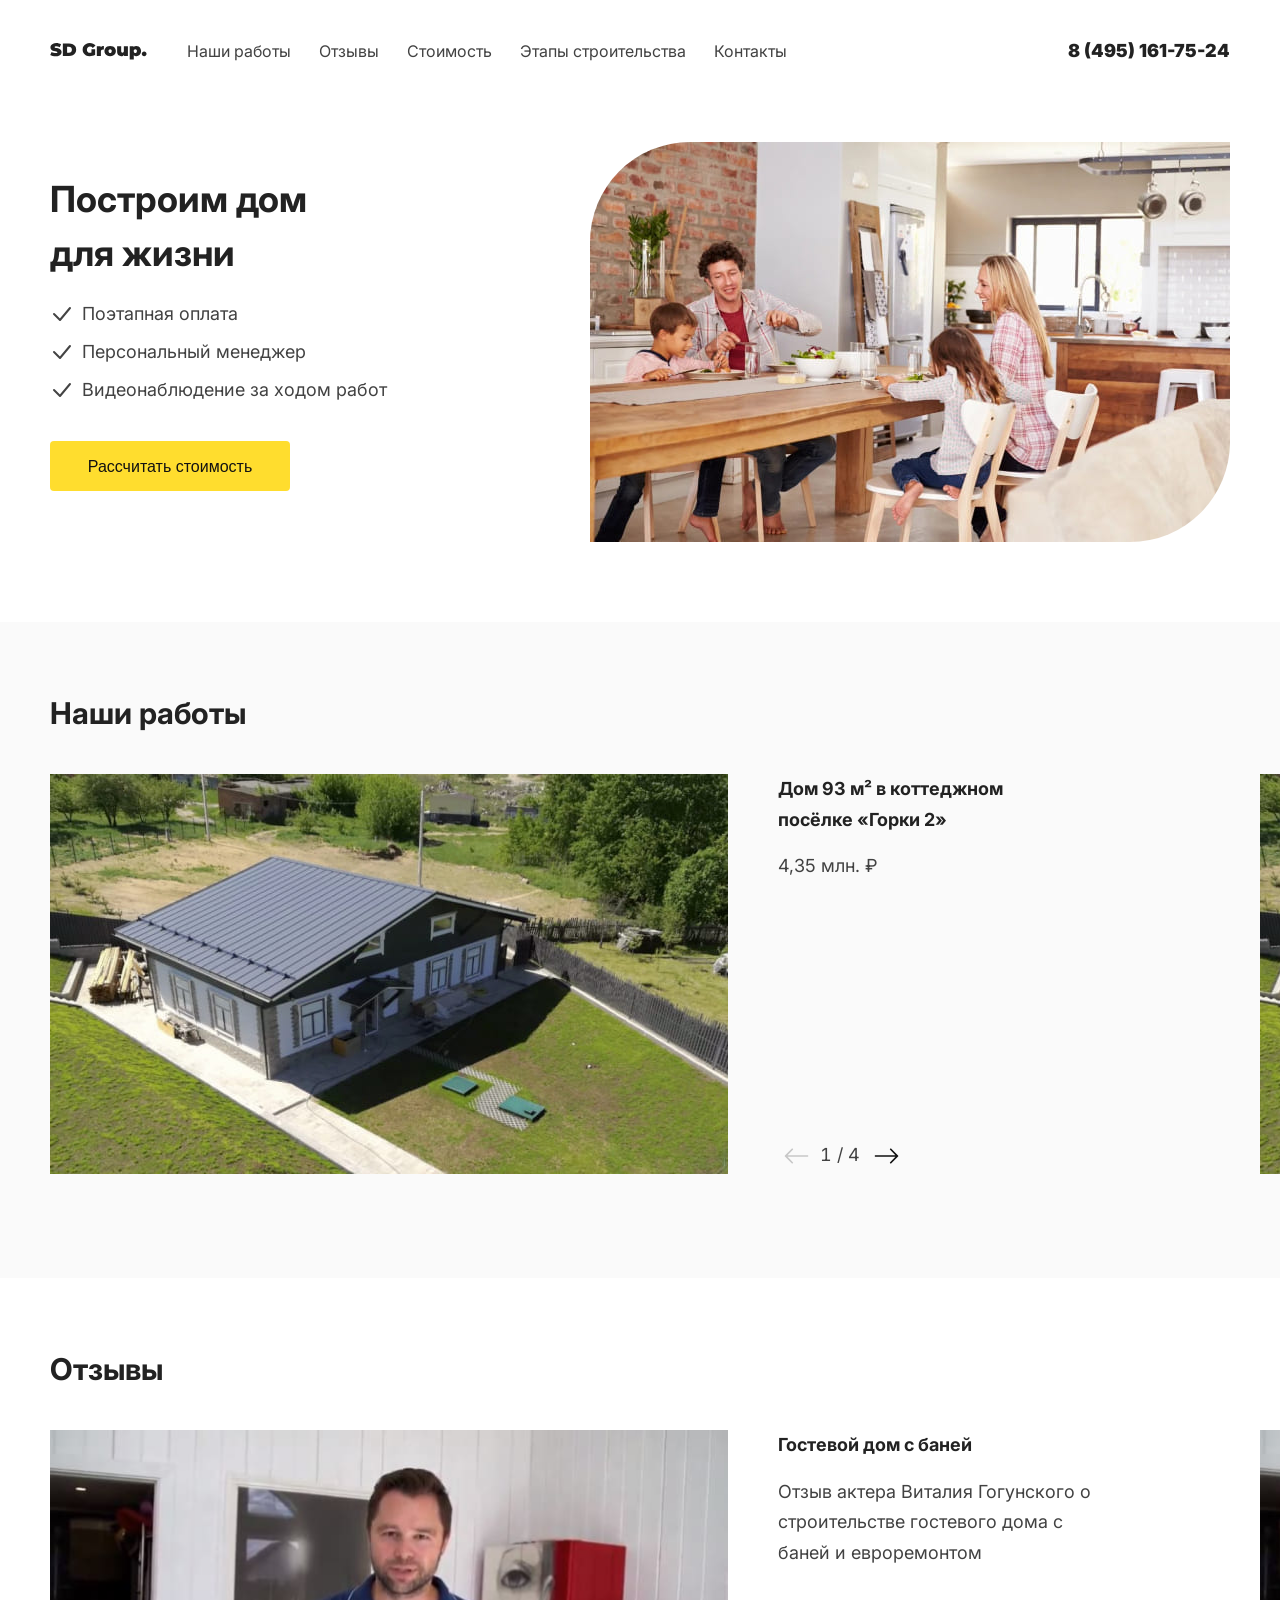
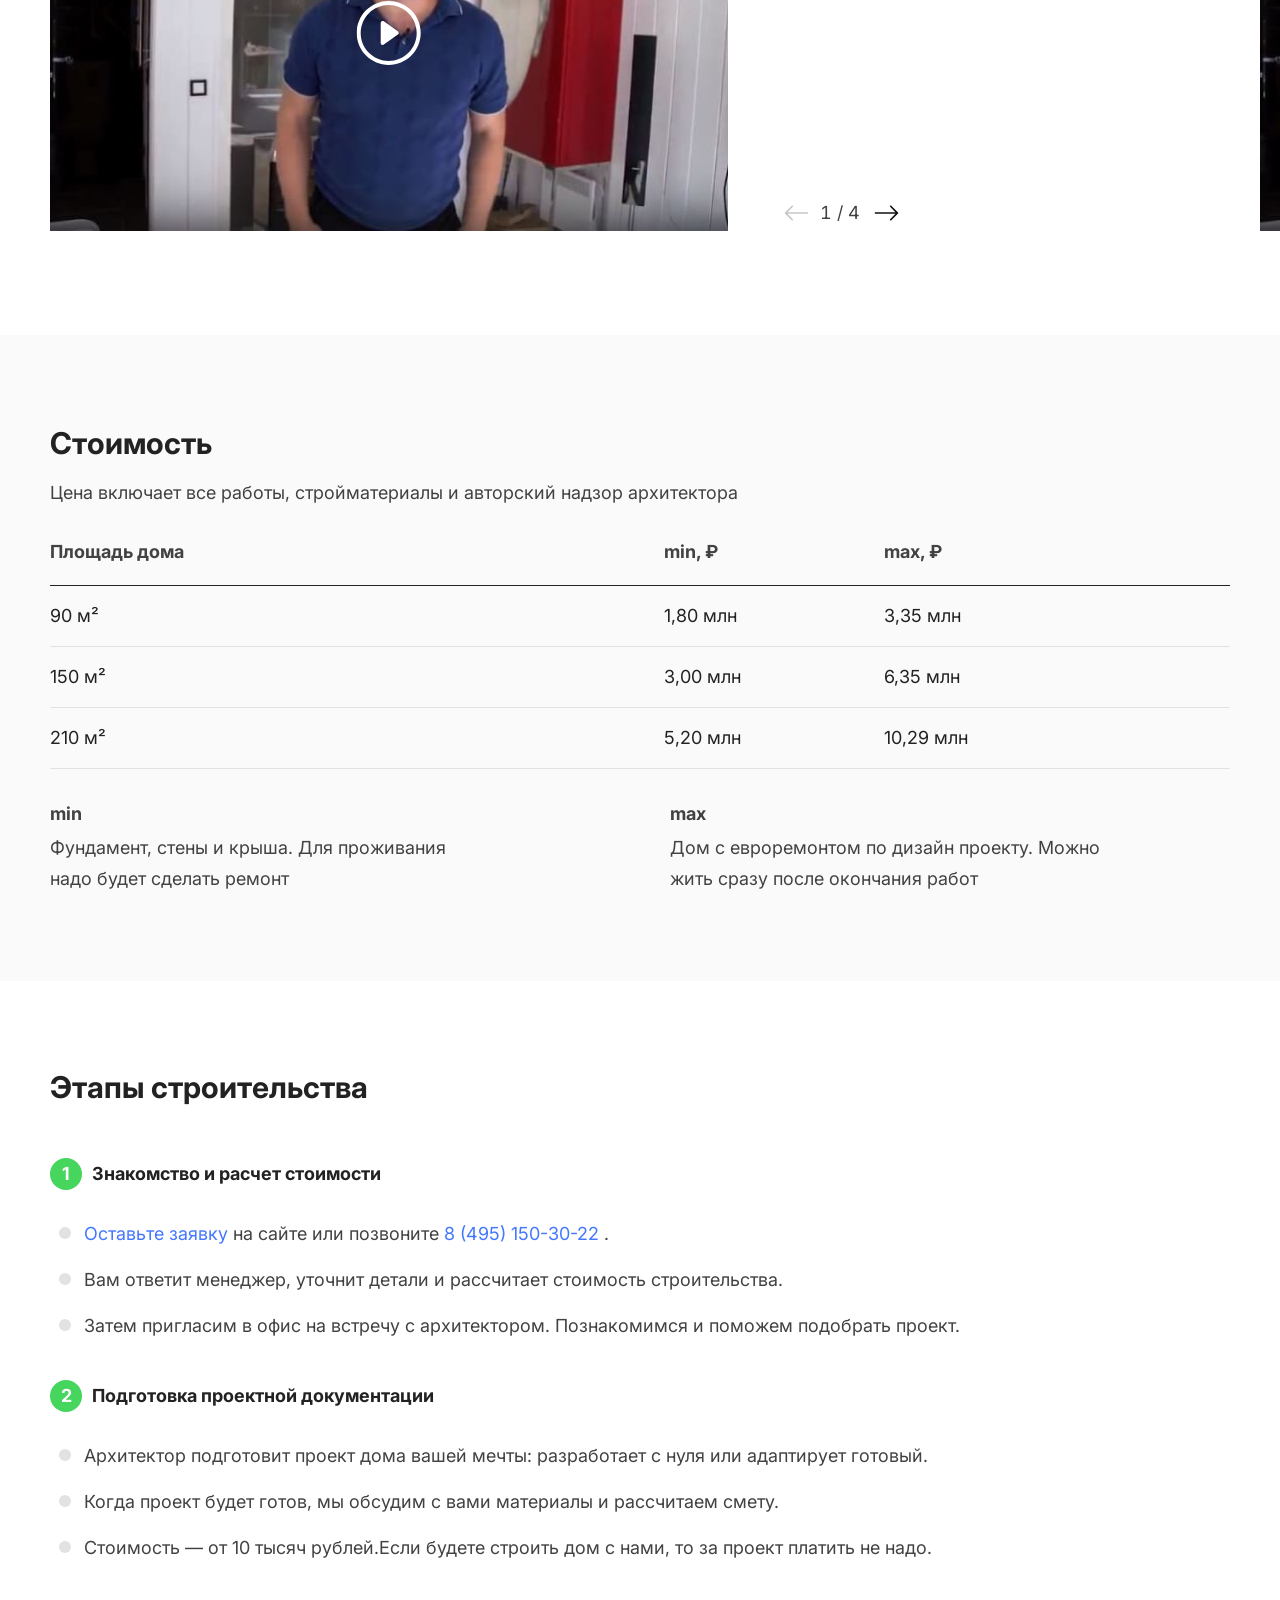
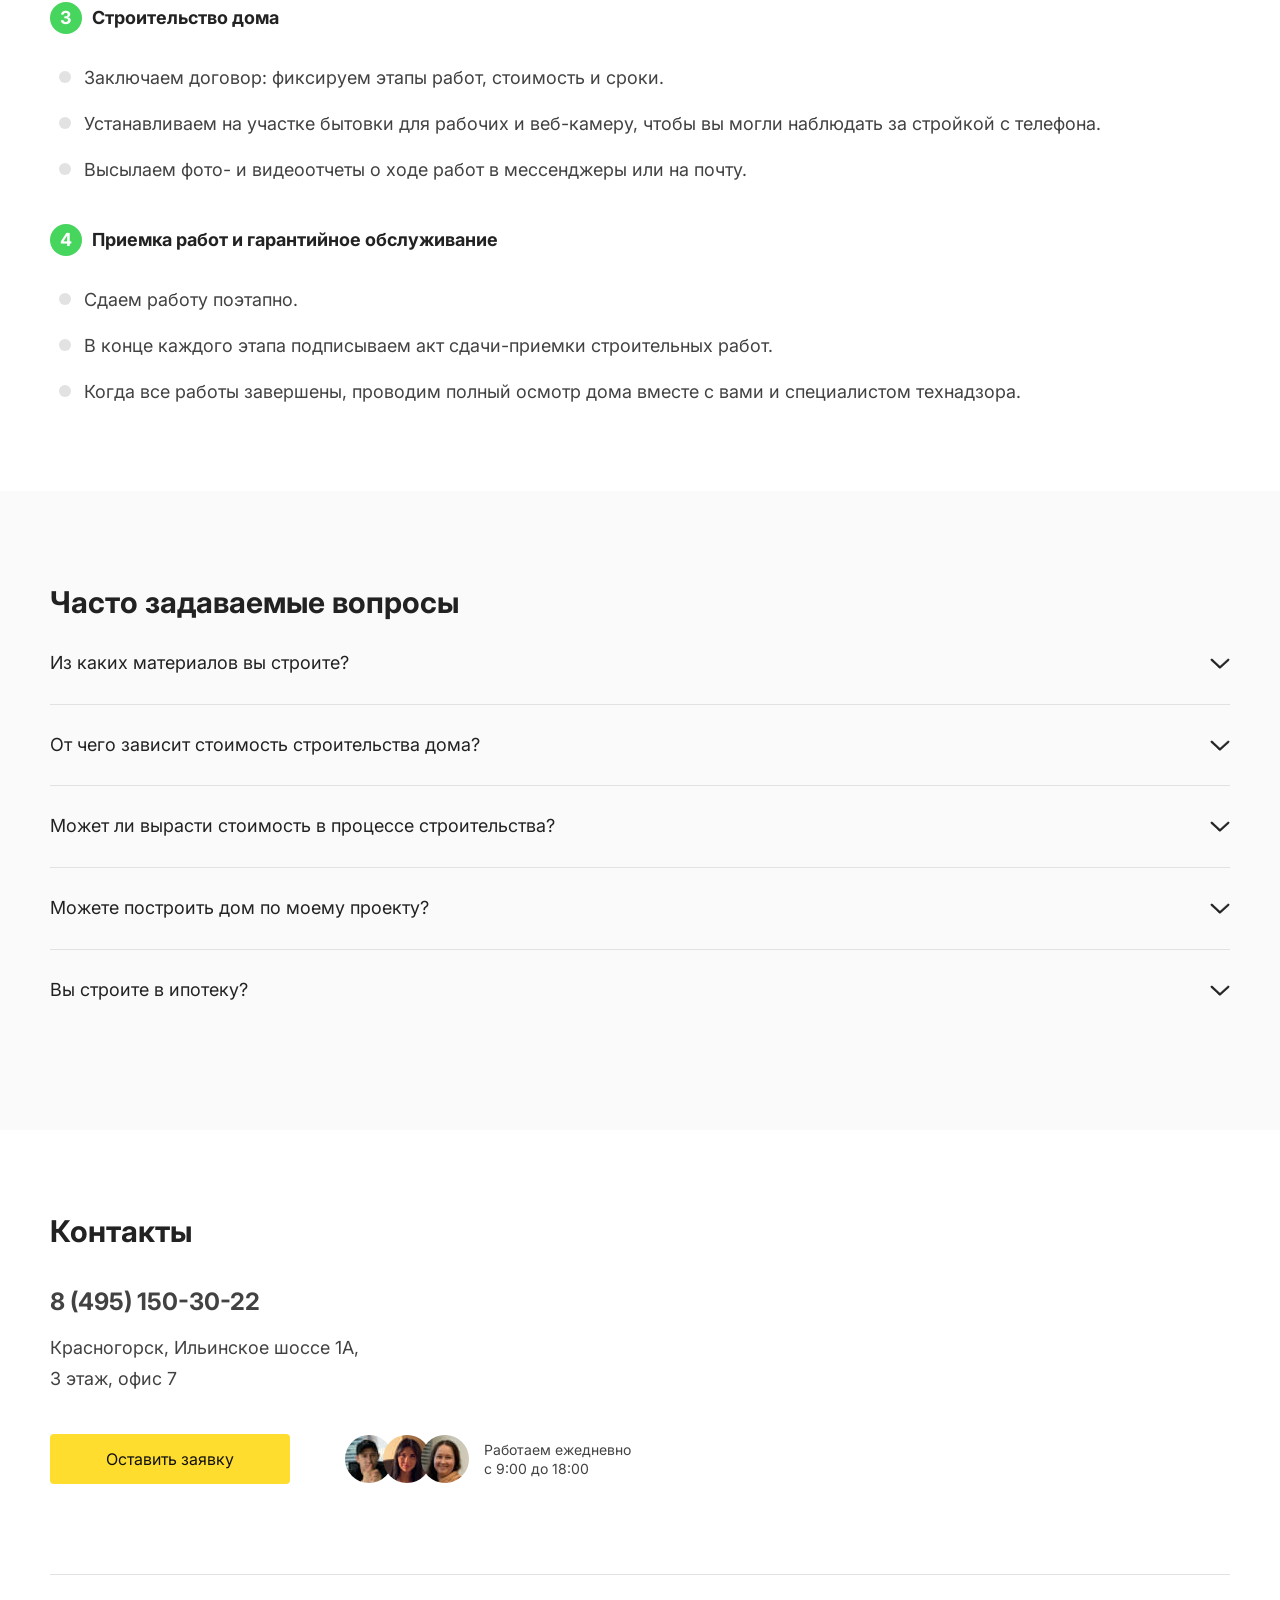
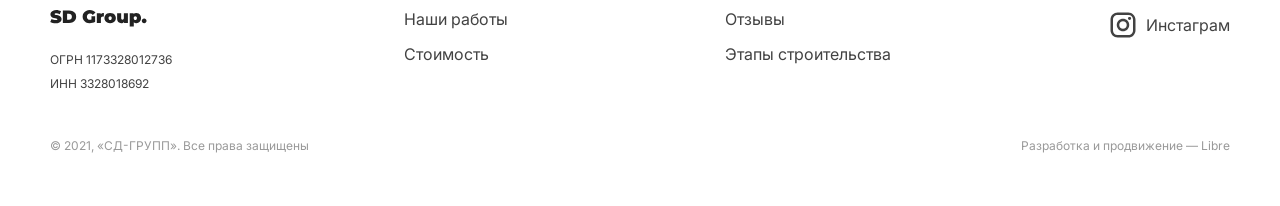
<file: index.html>
<!DOCTYPE html>
<html lang="en">

<head>
    <meta charset="UTF-8">
    <meta http-equiv="X-UA-Compatible" content="IE=edge">
    <meta name="viewport" content="width=device-width, initial-scale=1.0">
    <title>Главная</title>
    <link rel="stylesheet" href="https://unpkg.com/swiper/swiper-bundle.min.css" />
    <link rel="stylesheet" href="assets/css/style.css">
</head>

<body>
    <div class="wrapper">
        <header class="header">
            <div class="container">
                <div class="header__inner">
                    <div class="header__left">
                        <a class="header__logo" href="#">
                            <svg width="97" height="17" viewBox="0 0 97 17" fill="none" xmlns="http://www.w3.org/2000/svg">
                                <path d="M5.724 13.288C4.68 13.288 3.66 13.174 2.664 12.946C1.68 12.706 0.87 12.388 0.234 11.992L1.602 8.896C2.202 9.244 2.874 9.526 3.618 9.742C4.362 9.946 5.076 10.048 5.76 10.048C6.348 10.048 6.768 9.994 7.02 9.886C7.272 9.766 7.398 9.592 7.398 9.364C7.398 9.1 7.23 8.902 6.894 8.77C6.57 8.638 6.03 8.494 5.274 8.338C4.302 8.134 3.492 7.918 2.844 7.69C2.196 7.45 1.632 7.066 1.152 6.538C0.672 5.998 0.432 5.272 0.432 4.36C0.432 3.568 0.654 2.848 1.098 2.2C1.542 1.552 2.202 1.042 3.078 0.669999C3.966 0.297999 5.04 0.112 6.3 0.112C7.164 0.112 8.01 0.207999 8.838 0.399999C9.678 0.579999 10.416 0.849999 11.052 1.21L9.774 4.288C8.538 3.664 7.368 3.352 6.264 3.352C5.172 3.352 4.626 3.616 4.626 4.144C4.626 4.396 4.788 4.588 5.112 4.72C5.436 4.84 5.97 4.972 6.714 5.116C7.674 5.296 8.484 5.506 9.144 5.746C9.804 5.974 10.374 6.352 10.854 6.88C11.346 7.408 11.592 8.128 11.592 9.04C11.592 9.832 11.37 10.552 10.926 11.2C10.482 11.836 9.816 12.346 8.928 12.73C8.052 13.102 6.984 13.288 5.724 13.288ZM12.8561 0.399999H19.0661C20.4701 0.399999 21.7061 0.657999 22.7741 1.174C23.8541 1.678 24.6881 2.404 25.2761 3.352C25.8761 4.3 26.1761 5.416 26.1761 6.7C26.1761 7.984 25.8761 9.1 25.2761 10.048C24.6881 10.996 23.8541 11.728 22.7741 12.244C21.7061 12.748 20.4701 13 19.0661 13H12.8561V0.399999ZM18.8861 9.688C19.7981 9.688 20.5241 9.43 21.0641 8.914C21.6161 8.386 21.8921 7.648 21.8921 6.7C21.8921 5.752 21.6161 5.02 21.0641 4.504C20.5241 3.976 19.7981 3.712 18.8861 3.712H17.1041V9.688H18.8861ZM41.4577 6.358H45.1477V11.686C44.4037 12.202 43.5397 12.598 42.5557 12.874C41.5717 13.15 40.6057 13.288 39.6577 13.288C38.3137 13.288 37.1077 13.012 36.0397 12.46C34.9717 11.896 34.1317 11.116 33.5197 10.12C32.9197 9.112 32.6197 7.972 32.6197 6.7C32.6197 5.428 32.9197 4.294 33.5197 3.298C34.1317 2.29 34.9777 1.51 36.0577 0.957999C37.1497 0.394 38.3797 0.112 39.7477 0.112C40.9837 0.112 42.0877 0.321999 43.0597 0.741999C44.0437 1.15 44.8597 1.75 45.5077 2.542L42.7897 4.936C41.9977 4.012 41.0557 3.55 39.9637 3.55C39.0277 3.55 38.2837 3.832 37.7317 4.396C37.1797 4.96 36.9037 5.728 36.9037 6.7C36.9037 7.648 37.1737 8.41 37.7137 8.986C38.2657 9.562 38.9977 9.85 39.9097 9.85C40.4497 9.85 40.9657 9.748 41.4577 9.544V6.358ZM50.7016 4.216C51.4216 3.388 52.4836 2.974 53.8876 2.974V6.574C53.5636 6.526 53.2636 6.502 52.9876 6.502C51.5956 6.502 50.8996 7.21 50.8996 8.626V13H46.8316V3.154H50.7016V4.216ZM60.1547 13.18C59.0627 13.18 58.0787 12.964 57.2027 12.532C56.3387 12.088 55.6607 11.482 55.1687 10.714C54.6767 9.934 54.4307 9.052 54.4307 8.068C54.4307 7.084 54.6767 6.208 55.1687 5.44C55.6607 4.66 56.3387 4.054 57.2027 3.622C58.0787 3.19 59.0627 2.974 60.1547 2.974C61.2587 2.974 62.2427 3.19 63.1067 3.622C63.9827 4.054 64.6607 4.66 65.1407 5.44C65.6327 6.208 65.8787 7.084 65.8787 8.068C65.8787 9.052 65.6327 9.934 65.1407 10.714C64.6607 11.482 63.9827 12.088 63.1067 12.532C62.2427 12.964 61.2587 13.18 60.1547 13.18ZM60.1547 10.012C60.6227 10.012 61.0067 9.844 61.3067 9.508C61.6067 9.16 61.7567 8.68 61.7567 8.068C61.7567 7.456 61.6067 6.982 61.3067 6.646C61.0067 6.31 60.6227 6.142 60.1547 6.142C59.6867 6.142 59.3027 6.31 59.0027 6.646C58.7027 6.982 58.5527 7.456 58.5527 8.068C58.5527 8.68 58.7027 9.16 59.0027 9.508C59.3027 9.844 59.6867 10.012 60.1547 10.012ZM77.916 3.154V13H74.046V12.064C73.686 12.436 73.266 12.718 72.786 12.91C72.306 13.09 71.796 13.18 71.256 13.18C70.008 13.18 69.006 12.802 68.25 12.046C67.494 11.278 67.116 10.126 67.116 8.59V3.154H71.184V7.888C71.184 8.56 71.292 9.04 71.508 9.328C71.724 9.616 72.042 9.76 72.462 9.76C72.858 9.76 73.188 9.604 73.452 9.292C73.716 8.968 73.848 8.464 73.848 7.78V3.154H77.916ZM86.2903 2.974C87.1543 2.974 87.9463 3.184 88.6663 3.604C89.3983 4.012 89.9743 4.606 90.3943 5.386C90.8263 6.166 91.0423 7.066 91.0423 8.086C91.0423 9.106 90.8263 10.006 90.3943 10.786C89.9743 11.554 89.3983 12.148 88.6663 12.568C87.9463 12.976 87.1543 13.18 86.2903 13.18C85.1983 13.18 84.3643 12.898 83.7883 12.334V16.492H79.7203V3.154H83.5903V3.964C84.1783 3.304 85.0783 2.974 86.2903 2.974ZM85.3183 10.012C85.7863 10.012 86.1703 9.844 86.4703 9.508C86.7703 9.172 86.9203 8.698 86.9203 8.086C86.9203 7.474 86.7703 7 86.4703 6.664C86.1703 6.316 85.7863 6.142 85.3183 6.142C84.8503 6.142 84.4663 6.316 84.1663 6.664C83.8663 7 83.7163 7.474 83.7163 8.086C83.7163 8.698 83.8663 9.172 84.1663 9.508C84.4663 9.844 84.8503 10.012 85.3183 10.012ZM94.1598 13.18C93.4758 13.18 92.9058 12.964 92.4498 12.532C92.0058 12.088 91.7838 11.524 91.7838 10.84C91.7838 10.156 92.0058 9.604 92.4498 9.184C92.9058 8.752 93.4758 8.536 94.1598 8.536C94.8438 8.536 95.4078 8.752 95.8518 9.184C96.3078 9.604 96.5358 10.156 96.5358 10.84C96.5358 11.524 96.3078 12.088 95.8518 12.532C95.4078 12.964 94.8438 13.18 94.1598 13.18Z" fill="#222222"/>
                            </svg>
                        </a>
                        <nav class="header__nav nav nav-home">
                            <ul>
                                <li class="nav__item"><a href="#our-job"> Наши работы</a></li>
                                <li class="nav__item"><a href="#feedback"> Отзывы</a></li>
                                <li class="nav__item"><a href="#price"> Стоимость</a></li>
                                <li class="nav__item"><a href="#stage"> Этапы строительства</a></li>
                                <li class="nav__item"><a href="#contacts"> Контакты</a></li>
                            </ul>
                            <div class="nav-mob">
                                <p>
                                    <svg width="30" height="30" viewBox="0 0 24 24" fill="none" xmlns="http://www.w3.org/2000/svg">
                                        <path d="M7.79991 2H16.1999C19.3999 2 21.9999 4.6 21.9999 7.8V16.2C21.9999 17.7383 21.3888 19.2135 20.3011 20.3012C19.2134 21.3889 17.7382 22 16.1999 22H7.79991C4.59991 22 1.99991 19.4 1.99991 16.2V7.8C1.99991 6.26174 2.61098 4.78649 3.69869 3.69878C4.7864 2.61107 6.26165 2 7.79991 2ZM7.59991 4C6.64513 4 5.72945 4.37928 5.05432 5.05442C4.37919 5.72955 3.99991 6.64522 3.99991 7.6V16.4C3.99991 18.39 5.60991 20 7.59991 20H16.3999C17.3547 20 18.2704 19.6207 18.9455 18.9456C19.6206 18.2705 19.9999 17.3548 19.9999 16.4V7.6C19.9999 5.61 18.3899 4 16.3999 4H7.59991ZM17.2499 5.5C17.5814 5.5 17.8994 5.6317 18.1338 5.86612C18.3682 6.10054 18.4999 6.41848 18.4999 6.75C18.4999 7.08152 18.3682 7.39946 18.1338 7.63388C17.8994 7.8683 17.5814 8 17.2499 8C16.9184 8 16.6004 7.8683 16.366 7.63388C16.1316 7.39946 15.9999 7.08152 15.9999 6.75C15.9999 6.41848 16.1316 6.10054 16.366 5.86612C16.6004 5.6317 16.9184 5.5 17.2499 5.5ZM11.9999 7C13.326 7 14.5978 7.52678 15.5354 8.46447C16.4731 9.40215 16.9999 10.6739 16.9999 12C16.9999 13.3261 16.4731 14.5979 15.5354 15.5355C14.5978 16.4732 13.326 17 11.9999 17C10.6738 17 9.40206 16.4732 8.46437 15.5355C7.52669 14.5979 6.99991 13.3261 6.99991 12C6.99991 10.6739 7.52669 9.40215 8.46437 8.46447C9.40206 7.52678 10.6738 7 11.9999 7ZM11.9999 9C11.2043 9 10.4412 9.31607 9.87859 9.87868C9.31598 10.4413 8.99991 11.2044 8.99991 12C8.99991 12.7956 9.31598 13.5587 9.87859 14.1213C10.4412 14.6839 11.2043 15 11.9999 15C12.7956 15 13.5586 14.6839 14.1212 14.1213C14.6838 13.5587 14.9999 12.7956 14.9999 12C14.9999 11.2044 14.6838 10.4413 14.1212 9.87868C13.5586 9.31607 12.7956 9 11.9999 9Z" fill="#424242"/>
                                    </svg>
                                </p>
                                <a class="nav__phone" href="tel:84951617524">8 (495) 161-75-24</a>
                                <p class="nav__time ">Работаем ежедневно с 9:00 до 18:00</p>
                                <button class="nav__btn">Рассчитать стоимость</button>
                                <p class="nav__agree">© 2021, «СД-ГРУПП». Все права защищены</p>
                                <p class="nav__info">Разработка и продвижение — Libre</p>

                            </div>
                        </nav>
                    </div>
                    <div class="header__burger">
                        <span></span>
                    </div>
                    <a class="header__phone" href="tel:84951617524">8 (495) 161-75-24</a>
                </div>
            </div>
        </header>

        <section class="main">
            <div class="container">
                <div class="main__inner">
                    <div class="main__left">
                        <h1 class="main__title">Построим дом <br> для жизни</h1>
                        <ul class="main__list">
                            <li class="main__list-item">Поэтапная оплата</li>
                            <li class="main__list-item">Персональный менеджер</li>
                            <li class="main__list-item">Видеонаблюдение за ходом работ</li>
                        </ul>
                        <button class="main__btn"><a href="form.html">Рассчитать стоимость</a> </button>

                    </div>
                    <img class="main__img" src="assets/images/main.jpg" alt="">
                </div>
            </div>
        </section>

        <section id="our-job" class="our-job">
            <div class="container">
                <div class="our-job__inner">
                    <h2 class="our-job__title">Наши работы</h2>
                    <div #swiperRef="" class="swiper-container">
                        <div class="swiper-wrapper">
                            <div class="swiper-slide slide1">
                                <div class="our-job__img">
                                    <img src="assets/images/job1.jpg" alt="">
                                </div>

                                <div class="our-job__right">
                                    <h3 class="our-job__slide-title">Дом 93 м² в коттеджном <br> посёлке «Горки 2»</h3>
                                    <p class="our-job__price">4,35 млн. ₽</p>
                                </div>
                            </div>
                            <div class="swiper-slide slide2">
                                <div class="our-job__img">
                                    <img src="assets/images/job1.jpg" alt="">
                                </div>

                                <div class="our-job__right">
                                    <h3 class="our-job__slide-title">Дом 93 м² в коттеджном <br> посёлке «Горки 2» 2</h3>
                                    <p class="our-job__price">4,35 млн. ₽</p>
                                </div>
                            </div>
                            <div class="swiper-slide">
                                <div class="our-job__img">
                                    <img src="assets/images/job1.jpg" alt="">
                                </div>

                                <div class="our-job__right">
                                    <h3 class="our-job__slide-title">Дом 93 м² в коттеджном <br> посёлке «Горки 2» 3</h3>
                                    <p class="our-job__price">4,35 млн. ₽</p>
                                </div>
                            </div>
                            <div class="swiper-slide">
                                <div class="our-job__img">
                                    <img src="assets/images/job1.jpg" alt="">
                                </div>

                                <div class="our-job__right">
                                    <h3 class="our-job__slide-title">Дом 93 м² в коттеджном <br> посёлке «Горки 2» 4</h3>
                                    <p class="our-job__price">4,35 млн. ₽</p>
                                </div>
                            </div>
                        </div>
                        <div class="swiper-button-next">
                            <svg width="28" height="28" viewBox="0 0 28 28" fill="none" xmlns="http://www.w3.org/2000/svg">
                                <path fill-rule="evenodd" clip-rule="evenodd" d="M1.75 14C1.75 13.7679 1.84219 13.5454 2.00628 13.3813C2.17038 13.2172 2.39294 13.125 2.625 13.125H23.2628L17.7555 7.61951C17.5912 7.45521 17.4989 7.23236 17.4989 7.00001C17.4989 6.76765 17.5912 6.54481 17.7555 6.38051C17.9198 6.2162 18.1426 6.1239 18.375 6.1239C18.6074 6.1239 18.8302 6.2162 18.9945 6.38051L25.9945 13.3805C26.076 13.4618 26.1406 13.5583 26.1847 13.6646C26.2289 13.771 26.2516 13.8849 26.2516 14C26.2516 14.1151 26.2289 14.2291 26.1847 14.3354C26.1406 14.4417 26.076 14.5382 25.9945 14.6195L18.9945 21.6195C18.8302 21.7838 18.6074 21.8761 18.375 21.8761C18.1426 21.8761 17.9198 21.7838 17.7555 21.6195C17.5912 21.4552 17.4989 21.2324 17.4989 21C17.4989 20.7676 17.5912 20.5448 17.7555 20.3805L23.2628 14.875H2.625C2.39294 14.875 2.17038 14.7828 2.00628 14.6187C1.84219 14.4546 1.75 14.2321 1.75 14Z" fill="#111111"/>
                            </svg>
                        </div>
                        <div class="swiper-button-prev">
                            <svg width="28" height="28" viewBox="0 0 28 28" fill="none" xmlns="http://www.w3.org/2000/svg">
                                <path fill-rule="evenodd" clip-rule="evenodd" d="M26.2499 14C26.2499 13.7679 26.1577 13.5454 25.9937 13.3813C25.8296 13.2172 25.607 13.125 25.3749 13.125H4.73718L10.2444 7.61951C10.3258 7.53815 10.3903 7.44157 10.4343 7.33528C10.4784 7.22898 10.501 7.11506 10.501 7.00001C10.501 6.88495 10.4784 6.77103 10.4343 6.66474C10.3903 6.55844 10.3258 6.46186 10.2444 6.38051C10.1631 6.29915 10.0665 6.23462 9.9602 6.19059C9.85391 6.14656 9.73998 6.1239 9.62493 6.1239C9.50988 6.1239 9.39595 6.14656 9.28966 6.19059C9.18337 6.23462 9.08678 6.29915 9.00543 6.38051L2.00543 13.3805C1.92395 13.4618 1.8593 13.5583 1.81518 13.6646C1.77107 13.771 1.74837 13.8849 1.74837 14C1.74837 14.1151 1.77107 14.2291 1.81518 14.3354C1.8593 14.4417 1.92395 14.5382 2.00543 14.6195L9.00543 21.6195C9.08678 21.7009 9.18337 21.7654 9.28966 21.8094C9.39595 21.8534 9.50988 21.8761 9.62493 21.8761C9.73998 21.8761 9.85391 21.8534 9.9602 21.8094C10.0665 21.7654 10.1631 21.7009 10.2444 21.6195C10.3258 21.5382 10.3903 21.4416 10.4343 21.3353C10.4784 21.229 10.501 21.1151 10.501 21C10.501 20.885 10.4784 20.771 10.4343 20.6647C10.3903 20.5584 10.3258 20.4619 10.2444 20.3805L4.73718 14.875H25.3749C25.607 14.875 25.8296 14.7828 25.9937 14.6187C26.1577 14.4546 26.2499 14.2321 26.2499 14Z" fill="#111111"/>
                            </svg>
                        </div>
                        <div class="swiper-pagination"></div>
                    </div>
                </div>
            </div>
        </section>

        <section class="feedback" id="feedback">
            <div class="container">
                <div class="feedback__inner">
                    <h2 class="feedback__title">Отзывы</h2>
                    <div #swiperRef="" class="swiper-container">
                        <div class="swiper-wrapper">
                            <div class="swiper-slide">
                                <div class="feedback__video">
                                    <img src="assets/images/video-poster.jpg" alt="">
                                    <button class="feedback__play-btn">
                                        <svg width="65" height="65" viewBox="0 0 65 65" fill="none" xmlns="http://www.w3.org/2000/svg">
                                            <path d="M32.1882 60.4445C24.7621 60.4445 17.6402 57.4945 12.3892 52.2434C7.13819 46.9924 4.1882 39.8705 4.1882 32.4445C4.1882 25.0184 7.13819 17.8965 12.3892 12.6455C17.6402 7.39445 24.7621 4.44446 32.1882 4.44446C39.6143 4.44446 46.7362 7.39445 51.9872 12.6455C57.2382 17.8965 60.1882 25.0184 60.1882 32.4445C60.1882 39.8705 57.2382 46.9924 51.9872 52.2434C46.7362 57.4945 39.6143 60.4445 32.1882 60.4445ZM32.1882 64.4445C40.6751 64.4445 48.8145 61.073 54.8156 55.0719C60.8168 49.0707 64.1882 40.9314 64.1882 32.4445C64.1882 23.9575 60.8168 15.8182 54.8156 9.81704C48.8145 3.81588 40.6751 0.444458 32.1882 0.444458C23.7013 0.444458 15.5619 3.81588 9.56079 9.81704C3.55962 15.8182 0.188202 23.9575 0.188202 32.4445C0.188202 40.9314 3.55962 49.0707 9.56079 55.0719C15.5619 61.073 23.7013 64.4445 32.1882 64.4445Z" fill="white"/>
                                            <path d="M25.2722 20.6644C25.5993 20.4959 25.9666 20.421 26.3336 20.4478C26.7006 20.4746 27.053 20.6022 27.3522 20.8164L41.3523 30.8164C41.6115 31.0014 41.8229 31.2457 41.9687 31.5288C42.1145 31.812 42.1905 32.1259 42.1905 32.4444C42.1905 32.7629 42.1145 33.0768 41.9687 33.36C41.8229 33.6431 41.6115 33.8874 41.3523 34.0724L27.3522 44.0724C27.0531 44.2864 26.7008 44.4139 26.3341 44.4407C25.9673 44.4675 25.6002 44.3927 25.2732 44.2244C24.9461 44.0561 24.6718 43.801 24.4804 43.4869C24.289 43.1729 24.1879 42.8122 24.1882 42.4444V22.4444C24.1878 22.0767 24.2888 21.7161 24.48 21.402C24.6713 21.088 24.9454 20.8328 25.2722 20.6644Z" fill="white"/>
                                        </svg>
                                    </button>


                                </div>
                                <div class="feedback__right">
                                    <h3 class="feedback__slide-title">Гостевой дом с баней</h3>
                                    <p class="feedback__desc">Отзыв актера Виталия Гогунского о <br> cтроительстве гостевого дома с <br> баней и евроремонтом</p>
                                </div>
                            </div>
                            <div class="swiper-slide">
                                <div class="feedback__video">
                                    <img src="assets/images/video-poster.jpg" alt="">
                                    <button class="feedback__play-btn">
                                        <svg width="65" height="65" viewBox="0 0 65 65" fill="none" xmlns="http://www.w3.org/2000/svg">
                                            <path d="M32.1882 60.4445C24.7621 60.4445 17.6402 57.4945 12.3892 52.2434C7.13819 46.9924 4.1882 39.8705 4.1882 32.4445C4.1882 25.0184 7.13819 17.8965 12.3892 12.6455C17.6402 7.39445 24.7621 4.44446 32.1882 4.44446C39.6143 4.44446 46.7362 7.39445 51.9872 12.6455C57.2382 17.8965 60.1882 25.0184 60.1882 32.4445C60.1882 39.8705 57.2382 46.9924 51.9872 52.2434C46.7362 57.4945 39.6143 60.4445 32.1882 60.4445ZM32.1882 64.4445C40.6751 64.4445 48.8145 61.073 54.8156 55.0719C60.8168 49.0707 64.1882 40.9314 64.1882 32.4445C64.1882 23.9575 60.8168 15.8182 54.8156 9.81704C48.8145 3.81588 40.6751 0.444458 32.1882 0.444458C23.7013 0.444458 15.5619 3.81588 9.56079 9.81704C3.55962 15.8182 0.188202 23.9575 0.188202 32.4445C0.188202 40.9314 3.55962 49.0707 9.56079 55.0719C15.5619 61.073 23.7013 64.4445 32.1882 64.4445Z" fill="white"/>
                                            <path d="M25.2722 20.6644C25.5993 20.4959 25.9666 20.421 26.3336 20.4478C26.7006 20.4746 27.053 20.6022 27.3522 20.8164L41.3523 30.8164C41.6115 31.0014 41.8229 31.2457 41.9687 31.5288C42.1145 31.812 42.1905 32.1259 42.1905 32.4444C42.1905 32.7629 42.1145 33.0768 41.9687 33.36C41.8229 33.6431 41.6115 33.8874 41.3523 34.0724L27.3522 44.0724C27.0531 44.2864 26.7008 44.4139 26.3341 44.4407C25.9673 44.4675 25.6002 44.3927 25.2732 44.2244C24.9461 44.0561 24.6718 43.801 24.4804 43.4869C24.289 43.1729 24.1879 42.8122 24.1882 42.4444V22.4444C24.1878 22.0767 24.2888 21.7161 24.48 21.402C24.6713 21.088 24.9454 20.8328 25.2722 20.6644Z" fill="white"/>
                                        </svg>
                                    </button>
                                </div>
                                <div class="feedback__right">
                                    <h3 class="feedback__slide-title">Гостевой дом с баней</h3>
                                    <p class="feedback__desc">Отзыв актера Виталия Гогунского о <br> cтроительстве гостевого дома с <br> баней и евроремонтом</p>
                                </div>
                            </div>
                            <div class="swiper-slide">
                                <div class="feedback__video">
                                    <img src="assets/images/video-poster.jpg" alt="">
                                    <button class="feedback__play-btn">
                                        <svg width="65" height="65" viewBox="0 0 65 65" fill="none" xmlns="http://www.w3.org/2000/svg">
                                            <path d="M32.1882 60.4445C24.7621 60.4445 17.6402 57.4945 12.3892 52.2434C7.13819 46.9924 4.1882 39.8705 4.1882 32.4445C4.1882 25.0184 7.13819 17.8965 12.3892 12.6455C17.6402 7.39445 24.7621 4.44446 32.1882 4.44446C39.6143 4.44446 46.7362 7.39445 51.9872 12.6455C57.2382 17.8965 60.1882 25.0184 60.1882 32.4445C60.1882 39.8705 57.2382 46.9924 51.9872 52.2434C46.7362 57.4945 39.6143 60.4445 32.1882 60.4445ZM32.1882 64.4445C40.6751 64.4445 48.8145 61.073 54.8156 55.0719C60.8168 49.0707 64.1882 40.9314 64.1882 32.4445C64.1882 23.9575 60.8168 15.8182 54.8156 9.81704C48.8145 3.81588 40.6751 0.444458 32.1882 0.444458C23.7013 0.444458 15.5619 3.81588 9.56079 9.81704C3.55962 15.8182 0.188202 23.9575 0.188202 32.4445C0.188202 40.9314 3.55962 49.0707 9.56079 55.0719C15.5619 61.073 23.7013 64.4445 32.1882 64.4445Z" fill="white"/>
                                            <path d="M25.2722 20.6644C25.5993 20.4959 25.9666 20.421 26.3336 20.4478C26.7006 20.4746 27.053 20.6022 27.3522 20.8164L41.3523 30.8164C41.6115 31.0014 41.8229 31.2457 41.9687 31.5288C42.1145 31.812 42.1905 32.1259 42.1905 32.4444C42.1905 32.7629 42.1145 33.0768 41.9687 33.36C41.8229 33.6431 41.6115 33.8874 41.3523 34.0724L27.3522 44.0724C27.0531 44.2864 26.7008 44.4139 26.3341 44.4407C25.9673 44.4675 25.6002 44.3927 25.2732 44.2244C24.9461 44.0561 24.6718 43.801 24.4804 43.4869C24.289 43.1729 24.1879 42.8122 24.1882 42.4444V22.4444C24.1878 22.0767 24.2888 21.7161 24.48 21.402C24.6713 21.088 24.9454 20.8328 25.2722 20.6644Z" fill="white"/>
                                        </svg>
                                    </button>
                                </div>
                                <div class="feedback__right">
                                    <h3 class="feedback__slide-title">Гостевой дом с баней</h3>
                                    <p class="feedback__desc">Отзыв актера Виталия Гогунского о <br> cтроительстве гостевого дома с <br> баней и евроремонтом</p>
                                </div>
                            </div>
                            <div class="swiper-slide">
                                <div class="feedback__video">
                                    <img src="assets/images/video-poster.jpg" alt="">
                                    <button class="feedback__play-btn">
                                        <svg width="65" height="65" viewBox="0 0 65 65" fill="none" xmlns="http://www.w3.org/2000/svg">
                                            <path d="M32.1882 60.4445C24.7621 60.4445 17.6402 57.4945 12.3892 52.2434C7.13819 46.9924 4.1882 39.8705 4.1882 32.4445C4.1882 25.0184 7.13819 17.8965 12.3892 12.6455C17.6402 7.39445 24.7621 4.44446 32.1882 4.44446C39.6143 4.44446 46.7362 7.39445 51.9872 12.6455C57.2382 17.8965 60.1882 25.0184 60.1882 32.4445C60.1882 39.8705 57.2382 46.9924 51.9872 52.2434C46.7362 57.4945 39.6143 60.4445 32.1882 60.4445ZM32.1882 64.4445C40.6751 64.4445 48.8145 61.073 54.8156 55.0719C60.8168 49.0707 64.1882 40.9314 64.1882 32.4445C64.1882 23.9575 60.8168 15.8182 54.8156 9.81704C48.8145 3.81588 40.6751 0.444458 32.1882 0.444458C23.7013 0.444458 15.5619 3.81588 9.56079 9.81704C3.55962 15.8182 0.188202 23.9575 0.188202 32.4445C0.188202 40.9314 3.55962 49.0707 9.56079 55.0719C15.5619 61.073 23.7013 64.4445 32.1882 64.4445Z" fill="white"/>
                                            <path d="M25.2722 20.6644C25.5993 20.4959 25.9666 20.421 26.3336 20.4478C26.7006 20.4746 27.053 20.6022 27.3522 20.8164L41.3523 30.8164C41.6115 31.0014 41.8229 31.2457 41.9687 31.5288C42.1145 31.812 42.1905 32.1259 42.1905 32.4444C42.1905 32.7629 42.1145 33.0768 41.9687 33.36C41.8229 33.6431 41.6115 33.8874 41.3523 34.0724L27.3522 44.0724C27.0531 44.2864 26.7008 44.4139 26.3341 44.4407C25.9673 44.4675 25.6002 44.3927 25.2732 44.2244C24.9461 44.0561 24.6718 43.801 24.4804 43.4869C24.289 43.1729 24.1879 42.8122 24.1882 42.4444V22.4444C24.1878 22.0767 24.2888 21.7161 24.48 21.402C24.6713 21.088 24.9454 20.8328 25.2722 20.6644Z" fill="white"/>
                                        </svg>
                                    </button>
                                </div>
                                <div class="feedback__right">
                                    <h3 class="feedback__slide-title">Гостевой дом с баней</h3>
                                    <p class="feedback__desc">Отзыв актера Виталия Гогунского о <br> cтроительстве гостевого дома с <br> баней и евроремонтом</p>
                                </div>
                            </div>
                        </div>
                        <div class="swiper-button-next">
                            <svg width="28" height="28" viewBox="0 0 28 28" fill="none" xmlns="http://www.w3.org/2000/svg">
                                <path fill-rule="evenodd" clip-rule="evenodd" d="M1.75 14C1.75 13.7679 1.84219 13.5454 2.00628 13.3813C2.17038 13.2172 2.39294 13.125 2.625 13.125H23.2628L17.7555 7.61951C17.5912 7.45521 17.4989 7.23236 17.4989 7.00001C17.4989 6.76765 17.5912 6.54481 17.7555 6.38051C17.9198 6.2162 18.1426 6.1239 18.375 6.1239C18.6074 6.1239 18.8302 6.2162 18.9945 6.38051L25.9945 13.3805C26.076 13.4618 26.1406 13.5583 26.1847 13.6646C26.2289 13.771 26.2516 13.8849 26.2516 14C26.2516 14.1151 26.2289 14.2291 26.1847 14.3354C26.1406 14.4417 26.076 14.5382 25.9945 14.6195L18.9945 21.6195C18.8302 21.7838 18.6074 21.8761 18.375 21.8761C18.1426 21.8761 17.9198 21.7838 17.7555 21.6195C17.5912 21.4552 17.4989 21.2324 17.4989 21C17.4989 20.7676 17.5912 20.5448 17.7555 20.3805L23.2628 14.875H2.625C2.39294 14.875 2.17038 14.7828 2.00628 14.6187C1.84219 14.4546 1.75 14.2321 1.75 14Z" fill="#111111"/>
                            </svg>
                        </div>
                        <div class="swiper-button-prev">
                            <svg width="28" height="28" viewBox="0 0 28 28" fill="none" xmlns="http://www.w3.org/2000/svg">
                                <path fill-rule="evenodd" clip-rule="evenodd" d="M26.2499 14C26.2499 13.7679 26.1577 13.5454 25.9937 13.3813C25.8296 13.2172 25.607 13.125 25.3749 13.125H4.73718L10.2444 7.61951C10.3258 7.53815 10.3903 7.44157 10.4343 7.33528C10.4784 7.22898 10.501 7.11506 10.501 7.00001C10.501 6.88495 10.4784 6.77103 10.4343 6.66474C10.3903 6.55844 10.3258 6.46186 10.2444 6.38051C10.1631 6.29915 10.0665 6.23462 9.9602 6.19059C9.85391 6.14656 9.73998 6.1239 9.62493 6.1239C9.50988 6.1239 9.39595 6.14656 9.28966 6.19059C9.18337 6.23462 9.08678 6.29915 9.00543 6.38051L2.00543 13.3805C1.92395 13.4618 1.8593 13.5583 1.81518 13.6646C1.77107 13.771 1.74837 13.8849 1.74837 14C1.74837 14.1151 1.77107 14.2291 1.81518 14.3354C1.8593 14.4417 1.92395 14.5382 2.00543 14.6195L9.00543 21.6195C9.08678 21.7009 9.18337 21.7654 9.28966 21.8094C9.39595 21.8534 9.50988 21.8761 9.62493 21.8761C9.73998 21.8761 9.85391 21.8534 9.9602 21.8094C10.0665 21.7654 10.1631 21.7009 10.2444 21.6195C10.3258 21.5382 10.3903 21.4416 10.4343 21.3353C10.4784 21.229 10.501 21.1151 10.501 21C10.501 20.885 10.4784 20.771 10.4343 20.6647C10.3903 20.5584 10.3258 20.4619 10.2444 20.3805L4.73718 14.875H25.3749C25.607 14.875 25.8296 14.7828 25.9937 14.6187C26.1577 14.4546 26.2499 14.2321 26.2499 14Z" fill="#111111"/>
                            </svg>
                        </div>
                        <div class="swiper-pagination"></div>
                    </div>
                </div>
            </div>
        </section>

        <section class="price" id="price">
            <div class="container">
                <div class="price__inner">
                    <h2 class="price__title">Стоимость</h2>
                    <p class="price__desc">Цена включает все работы, стройматериалы и авторский надзор архитектора</p>
                    <div class="price__table">
                        <div class="price__table-row price__table-head">
                            <div class="price__table-left">
                                <span>Площадь <span class="price__mob-hidden">дома</span> </span>
                            </div>
                            <div class="price__table-right">
                                <span>min, ₽</span>
                                <span>max, ₽</span>
                            </div>
                        </div>
                        <div class="price__table-row">
                            <div class="price__table-left">
                                <span>90 м²</span>
                            </div>
                            <div class="price__table-right">
                                <span>1,80 млн</span>
                                <span>3,35 млн </span>
                            </div>
                        </div>
                        <div class="price__table-row">
                            <div class="price__table-left">
                                <span>150 м²</span>
                            </div>
                            <div class="price__table-right">
                                <span>3,00 млн</span>
                                <span>6,35 млн</span>
                            </div>
                        </div>
                        <div class="price__table-row">
                            <div class="price__table-left">
                                <span>210 м²</span>
                            </div>
                            <div class="price__table-right">
                                <span>5,20 млн</span>
                                <span>10,29 млн </span>
                            </div>
                        </div>
                    </div>
                    <div class="price__bottom">
                        <div class="price__item">
                            <p class="price__item-title">min</p>
                            <p class="price__item-desc">Фундамент, стены и крыша. Для проживания <br> надо будет сделать ремонт</p>
                        </div>
                        <div class="price__item">
                            <p class="price__item-title">max</p>
                            <p class="price__item-desc">Дом с евроремонтом по дизайн проекту. Можно <br> жить сразу после окончания работ</p>
                        </div>
                    </div>
                </div>
            </div>
        </section>

        <section class="stage" id="stage">
            <div class="container">
                <div class="stage__inner">
                    <h2 class="stage__title">Этапы строительства</h2>
                    <div class="stage__items">
                        <div class="stage__item">
                            <h3 class="stage__item-title">
                                <span>1</span> Знакомство и расчет стоимости
                            </h3>
                            <ul>
                                <li class="stage__item-li"> <span class="blue">Оставьте заявку</span> на сайте или позвоните <a class="blue" href="tel:84951617524">8 (495) 150-30-22</a> .</li>
                                <li class="stage__item-li">Вам ответит менеджер, уточнит детали и рассчитает стоимость строительства.</li>
                                <li class="stage__item-li">Затем пригласим в офис на встречу с архитектором. Познакомимся и поможем подобрать проект.</li>
                            </ul>
                        </div>
                        <div class="stage__item">
                            <h3 class="stage__item-title">
                                <span>2</span>Подготовка проектной документации
                            </h3>
                            <ul>
                                <li class="stage__item-li">Архитектор подготовит проект дома вашей мечты: разработает с нуля или адаптирует готовый.</li>
                                <li class="stage__item-li">Когда проект будет готов, мы обсудим с вами материалы и рассчитаем смету.</li>
                                <li class="stage__item-li">Стоимость — от 10 тысяч рублей.Если будете строить дом с нами, то за проект платить не надо.</li>
                            </ul>
                        </div>
                        <div class="stage__item">
                            <h3 class="stage__item-title">
                                <span>3</span>Строительство дома
                            </h3>
                            <ul>
                                <li class="stage__item-li">Заключаем договор: фиксируем этапы работ, стоимость и сроки.</li>
                                <li class="stage__item-li">Устанавливаем на участке бытовки для рабочих и веб-камеру, чтобы вы могли наблюдать за стройкой с телефона.</li>
                                <li class="stage__item-li">Высылаем фото- и видеоотчеты о ходе работ в мессенджеры или на почту.</li>
                            </ul>
                        </div>
                        <div class="stage__item">
                            <h3 class="stage__item-title">
                                <span>4</span>Приемка работ и гарантийное обслуживание
                            </h3>
                            <ul>
                                <li class="stage__item-li">Сдаем работу поэтапно.</li>
                                <li class="stage__item-li">В конце каждого этапа подписываем акт сдачи-приемки строительных работ.</li>
                                <li class="stage__item-li">Когда все работы завершены, проводим полный осмотр дома вместе с вами и специалистом технадзора.</li>
                            </ul>
                        </div>
                    </div>
                </div>
            </div>
        </section>

        <section class="questions">
            <div class="container">
                <div class="questions__innner">
                    <h2 class="questions__title">Часто задаваемые вопросы</h2>
                    <div class="questions__items">
                        <div class="questions__item">
                            <div class="questions__show">
                                <span>Из каких материалов вы строите? </span>
                                <span>
                                    <svg class="questions__btn  " width="20" height="11" viewBox="0 0 20 11" fill="none" xmlns="http://www.w3.org/2000/svg">
                                        <path d="M2.35141 1.18542L2.35143 1.18543L10 8.14146L17.6486 1.18543L17.6486 1.18542C17.8269 1.0233 18.064 0.935791 18.3069 0.935791C18.5497 0.935791 18.7869 1.0233 18.9652 1.18542C19.1443 1.34826 19.25 1.57449 19.25 1.81604C19.25 2.05758 19.1443 2.28381 18.9652 2.44665L10.6585 9.99983L10.6583 10C10.5699 10.0806 10.4662 10.1434 10.3536 10.1858C10.2409 10.2284 10.1208 10.25 10 10.25C9.8792 10.25 9.75911 10.2284 9.64643 10.1858L9.73469 9.95193L9.64643 10.1858C9.53384 10.1434 9.4301 10.0806 9.3417 10L2.35141 1.18542ZM2.35141 1.18542C2.17311 1.0233 1.93598 0.935791 1.69311 0.935791C1.45025 0.935791 1.21311 1.0233 1.03482 1.18542C0.855734 1.34826 0.75 1.5745 0.75 1.81604C0.75 2.05757 0.855732 2.28381 1.03482 2.44665L9.34147 9.99983L2.35141 1.18542Z" fill="#222222" stroke="#222222" stroke-width="0.5"/>
                                    </svg>
                                </span>
                            </div>
                            <div class="questions__hidden">
                                Вывозим за собой строительный мусор, убираем бытовки и покидаем участок. С этого момента на дом действует гарантия 5 лет, а с вами будет поддерживать связь персональный менеджер, чтобы убедиться, что с домом всё хорошо.
                            </div>
                        </div>
                        <div class="questions__item">
                            <div class="questions__show">
                                <span>От чего зависит стоимость строительства дома? </span>
                                <span>
                                    <svg class="questions__btn  " width="20" height="11" viewBox="0 0 20 11" fill="none" xmlns="http://www.w3.org/2000/svg">
                                        <path d="M2.35141 1.18542L2.35143 1.18543L10 8.14146L17.6486 1.18543L17.6486 1.18542C17.8269 1.0233 18.064 0.935791 18.3069 0.935791C18.5497 0.935791 18.7869 1.0233 18.9652 1.18542C19.1443 1.34826 19.25 1.57449 19.25 1.81604C19.25 2.05758 19.1443 2.28381 18.9652 2.44665L10.6585 9.99983L10.6583 10C10.5699 10.0806 10.4662 10.1434 10.3536 10.1858C10.2409 10.2284 10.1208 10.25 10 10.25C9.8792 10.25 9.75911 10.2284 9.64643 10.1858L9.73469 9.95193L9.64643 10.1858C9.53384 10.1434 9.4301 10.0806 9.3417 10L2.35141 1.18542ZM2.35141 1.18542C2.17311 1.0233 1.93598 0.935791 1.69311 0.935791C1.45025 0.935791 1.21311 1.0233 1.03482 1.18542C0.855734 1.34826 0.75 1.5745 0.75 1.81604C0.75 2.05757 0.855732 2.28381 1.03482 2.44665L9.34147 9.99983L2.35141 1.18542Z" fill="#222222" stroke="#222222" stroke-width="0.5"/>
                                    </svg>
                                </span>
                            </div>
                            <div class="questions__hidden">
                                Вывозим за собой строительный мусор, убираем бытовки и покидаем участок. С этого момента на дом действует гарантия 5 лет, а с вами будет поддерживать связь персональный менеджер, чтобы убедиться, что с домом всё хорошо.
                            </div>
                        </div>
                        <div class="questions__item">
                            <div class="questions__show">
                                <span>Может ли вырасти стоимость в процессе строительства? </span>
                                <span>
                                    <svg class="questions__btn  " width="20" height="11" viewBox="0 0 20 11" fill="none" xmlns="http://www.w3.org/2000/svg">
                                        <path d="M2.35141 1.18542L2.35143 1.18543L10 8.14146L17.6486 1.18543L17.6486 1.18542C17.8269 1.0233 18.064 0.935791 18.3069 0.935791C18.5497 0.935791 18.7869 1.0233 18.9652 1.18542C19.1443 1.34826 19.25 1.57449 19.25 1.81604C19.25 2.05758 19.1443 2.28381 18.9652 2.44665L10.6585 9.99983L10.6583 10C10.5699 10.0806 10.4662 10.1434 10.3536 10.1858C10.2409 10.2284 10.1208 10.25 10 10.25C9.8792 10.25 9.75911 10.2284 9.64643 10.1858L9.73469 9.95193L9.64643 10.1858C9.53384 10.1434 9.4301 10.0806 9.3417 10L2.35141 1.18542ZM2.35141 1.18542C2.17311 1.0233 1.93598 0.935791 1.69311 0.935791C1.45025 0.935791 1.21311 1.0233 1.03482 1.18542C0.855734 1.34826 0.75 1.5745 0.75 1.81604C0.75 2.05757 0.855732 2.28381 1.03482 2.44665L9.34147 9.99983L2.35141 1.18542Z" fill="#222222" stroke="#222222" stroke-width="0.5"/>
                                    </svg>
                                </span>
                            </div>
                            <div class="questions__hidden">
                                Вывозим за собой строительный мусор, убираем бытовки и покидаем участок. С этого момента на дом действует гарантия 5 лет, а с вами будет поддерживать связь персональный менеджер, чтобы убедиться, что с домом всё хорошо.
                            </div>
                        </div>
                        <div class="questions__item">
                            <div class="questions__show">
                                <span>Можете построить дом по моему проекту? </span>
                                <span>
                                    <svg class="questions__btn  " width="20" height="11" viewBox="0 0 20 11" fill="none" xmlns="http://www.w3.org/2000/svg">
                                        <path d="M2.35141 1.18542L2.35143 1.18543L10 8.14146L17.6486 1.18543L17.6486 1.18542C17.8269 1.0233 18.064 0.935791 18.3069 0.935791C18.5497 0.935791 18.7869 1.0233 18.9652 1.18542C19.1443 1.34826 19.25 1.57449 19.25 1.81604C19.25 2.05758 19.1443 2.28381 18.9652 2.44665L10.6585 9.99983L10.6583 10C10.5699 10.0806 10.4662 10.1434 10.3536 10.1858C10.2409 10.2284 10.1208 10.25 10 10.25C9.8792 10.25 9.75911 10.2284 9.64643 10.1858L9.73469 9.95193L9.64643 10.1858C9.53384 10.1434 9.4301 10.0806 9.3417 10L2.35141 1.18542ZM2.35141 1.18542C2.17311 1.0233 1.93598 0.935791 1.69311 0.935791C1.45025 0.935791 1.21311 1.0233 1.03482 1.18542C0.855734 1.34826 0.75 1.5745 0.75 1.81604C0.75 2.05757 0.855732 2.28381 1.03482 2.44665L9.34147 9.99983L2.35141 1.18542Z" fill="#222222" stroke="#222222" stroke-width="0.5"/>
                                    </svg>
                                </span>
                            </div>
                            <div class="questions__hidden">
                                Вывозим за собой строительный мусор, убираем бытовки и покидаем участок. С этого момента на дом действует гарантия 5 лет, а с вами будет поддерживать связь персональный менеджер, чтобы убедиться, что с домом всё хорошо.
                            </div>
                        </div>
                        <div class="questions__item">
                            <div class="questions__show">
                                <span>Вы строите в ипотеку? </span>
                                <span>
                                    <svg class="questions__btn  " width="20" height="11" viewBox="0 0 20 11" fill="none" xmlns="http://www.w3.org/2000/svg">
                                        <path d="M2.35141 1.18542L2.35143 1.18543L10 8.14146L17.6486 1.18543L17.6486 1.18542C17.8269 1.0233 18.064 0.935791 18.3069 0.935791C18.5497 0.935791 18.7869 1.0233 18.9652 1.18542C19.1443 1.34826 19.25 1.57449 19.25 1.81604C19.25 2.05758 19.1443 2.28381 18.9652 2.44665L10.6585 9.99983L10.6583 10C10.5699 10.0806 10.4662 10.1434 10.3536 10.1858C10.2409 10.2284 10.1208 10.25 10 10.25C9.8792 10.25 9.75911 10.2284 9.64643 10.1858L9.73469 9.95193L9.64643 10.1858C9.53384 10.1434 9.4301 10.0806 9.3417 10L2.35141 1.18542ZM2.35141 1.18542C2.17311 1.0233 1.93598 0.935791 1.69311 0.935791C1.45025 0.935791 1.21311 1.0233 1.03482 1.18542C0.855734 1.34826 0.75 1.5745 0.75 1.81604C0.75 2.05757 0.855732 2.28381 1.03482 2.44665L9.34147 9.99983L2.35141 1.18542Z" fill="#222222" stroke="#222222" stroke-width="0.5"/>
                                    </svg>
                                </span>
                            </div>
                            <div class="questions__hidden">
                                Вывозим за собой строительный мусор, убираем бытовки и покидаем участок. С этого момента на дом действует гарантия 5 лет, а с вами будет поддерживать связь персональный менеджер, чтобы убедиться, что с домом всё хорошо.
                            </div>
                        </div>
                    </div>
                </div>
            </div>
        </section>

        <section class="contacts" id="contacts">
            <div class="container">
                <div class="contacts__inner">
                    <h2 class="contacts__title">Контакты</h2>
                    <div class="contacts__persons contacts__persons--mob">
                        <img src="assets/images/avatar1.jpg" alt="">
                        <img src="assets/images/avatar2.jpg" alt="">
                        <img src="assets/images/avatar3.jpg" alt="">
                    </div>
                    <a href="tel:84951617524" class="contacts__phone">8 (495) 150-30-22</a>

                    <p class="contacts__address">Красногорск, Ильинское шоссе 1А,<br> 3 этаж, офис 7</p>
                    <p class="contacts__time contacts__time--mob">Работаем ежедневно с 9:00 до 18:00</p>
                    <div class="contacts__bottom">
                        <button class="contacts__btn"> <a href="form.html">Оставить заявку</a> </button>
                        <div class="contacts__persons">
                            <img src="assets/images/avatar1.jpg" alt="">
                            <img src="assets/images/avatar2.jpg" alt="">
                            <img src="assets/images/avatar3.jpg" alt="">
                        </div>
                        <p class="contacts__time">Работаем ежедневно <br> с 9:00 до 18:00</p>
                    </div>
                </div>
            </div>
        </section>

        <footer class="footer">
            <div class="container">
                <div class="footer__inner">
                    <div class="footer__top">
                        <div class="footer__item">
                            <a class="footer__logo" href="#">
                                <svg width="97" height="17" viewBox="0 0 97 17" fill="none" xmlns="http://www.w3.org/2000/svg">
                                    <path d="M5.724 13.288C4.68 13.288 3.66 13.174 2.664 12.946C1.68 12.706 0.87 12.388 0.234 11.992L1.602 8.896C2.202 9.244 2.874 9.526 3.618 9.742C4.362 9.946 5.076 10.048 5.76 10.048C6.348 10.048 6.768 9.994 7.02 9.886C7.272 9.766 7.398 9.592 7.398 9.364C7.398 9.1 7.23 8.902 6.894 8.77C6.57 8.638 6.03 8.494 5.274 8.338C4.302 8.134 3.492 7.918 2.844 7.69C2.196 7.45 1.632 7.066 1.152 6.538C0.672 5.998 0.432 5.272 0.432 4.36C0.432 3.568 0.654 2.848 1.098 2.2C1.542 1.552 2.202 1.042 3.078 0.669999C3.966 0.297999 5.04 0.112 6.3 0.112C7.164 0.112 8.01 0.207999 8.838 0.399999C9.678 0.579999 10.416 0.849999 11.052 1.21L9.774 4.288C8.538 3.664 7.368 3.352 6.264 3.352C5.172 3.352 4.626 3.616 4.626 4.144C4.626 4.396 4.788 4.588 5.112 4.72C5.436 4.84 5.97 4.972 6.714 5.116C7.674 5.296 8.484 5.506 9.144 5.746C9.804 5.974 10.374 6.352 10.854 6.88C11.346 7.408 11.592 8.128 11.592 9.04C11.592 9.832 11.37 10.552 10.926 11.2C10.482 11.836 9.816 12.346 8.928 12.73C8.052 13.102 6.984 13.288 5.724 13.288ZM12.8561 0.399999H19.0661C20.4701 0.399999 21.7061 0.657999 22.7741 1.174C23.8541 1.678 24.6881 2.404 25.2761 3.352C25.8761 4.3 26.1761 5.416 26.1761 6.7C26.1761 7.984 25.8761 9.1 25.2761 10.048C24.6881 10.996 23.8541 11.728 22.7741 12.244C21.7061 12.748 20.4701 13 19.0661 13H12.8561V0.399999ZM18.8861 9.688C19.7981 9.688 20.5241 9.43 21.0641 8.914C21.6161 8.386 21.8921 7.648 21.8921 6.7C21.8921 5.752 21.6161 5.02 21.0641 4.504C20.5241 3.976 19.7981 3.712 18.8861 3.712H17.1041V9.688H18.8861ZM41.4577 6.358H45.1477V11.686C44.4037 12.202 43.5397 12.598 42.5557 12.874C41.5717 13.15 40.6057 13.288 39.6577 13.288C38.3137 13.288 37.1077 13.012 36.0397 12.46C34.9717 11.896 34.1317 11.116 33.5197 10.12C32.9197 9.112 32.6197 7.972 32.6197 6.7C32.6197 5.428 32.9197 4.294 33.5197 3.298C34.1317 2.29 34.9777 1.51 36.0577 0.957999C37.1497 0.394 38.3797 0.112 39.7477 0.112C40.9837 0.112 42.0877 0.321999 43.0597 0.741999C44.0437 1.15 44.8597 1.75 45.5077 2.542L42.7897 4.936C41.9977 4.012 41.0557 3.55 39.9637 3.55C39.0277 3.55 38.2837 3.832 37.7317 4.396C37.1797 4.96 36.9037 5.728 36.9037 6.7C36.9037 7.648 37.1737 8.41 37.7137 8.986C38.2657 9.562 38.9977 9.85 39.9097 9.85C40.4497 9.85 40.9657 9.748 41.4577 9.544V6.358ZM50.7016 4.216C51.4216 3.388 52.4836 2.974 53.8876 2.974V6.574C53.5636 6.526 53.2636 6.502 52.9876 6.502C51.5956 6.502 50.8996 7.21 50.8996 8.626V13H46.8316V3.154H50.7016V4.216ZM60.1547 13.18C59.0627 13.18 58.0787 12.964 57.2027 12.532C56.3387 12.088 55.6607 11.482 55.1687 10.714C54.6767 9.934 54.4307 9.052 54.4307 8.068C54.4307 7.084 54.6767 6.208 55.1687 5.44C55.6607 4.66 56.3387 4.054 57.2027 3.622C58.0787 3.19 59.0627 2.974 60.1547 2.974C61.2587 2.974 62.2427 3.19 63.1067 3.622C63.9827 4.054 64.6607 4.66 65.1407 5.44C65.6327 6.208 65.8787 7.084 65.8787 8.068C65.8787 9.052 65.6327 9.934 65.1407 10.714C64.6607 11.482 63.9827 12.088 63.1067 12.532C62.2427 12.964 61.2587 13.18 60.1547 13.18ZM60.1547 10.012C60.6227 10.012 61.0067 9.844 61.3067 9.508C61.6067 9.16 61.7567 8.68 61.7567 8.068C61.7567 7.456 61.6067 6.982 61.3067 6.646C61.0067 6.31 60.6227 6.142 60.1547 6.142C59.6867 6.142 59.3027 6.31 59.0027 6.646C58.7027 6.982 58.5527 7.456 58.5527 8.068C58.5527 8.68 58.7027 9.16 59.0027 9.508C59.3027 9.844 59.6867 10.012 60.1547 10.012ZM77.916 3.154V13H74.046V12.064C73.686 12.436 73.266 12.718 72.786 12.91C72.306 13.09 71.796 13.18 71.256 13.18C70.008 13.18 69.006 12.802 68.25 12.046C67.494 11.278 67.116 10.126 67.116 8.59V3.154H71.184V7.888C71.184 8.56 71.292 9.04 71.508 9.328C71.724 9.616 72.042 9.76 72.462 9.76C72.858 9.76 73.188 9.604 73.452 9.292C73.716 8.968 73.848 8.464 73.848 7.78V3.154H77.916ZM86.2903 2.974C87.1543 2.974 87.9463 3.184 88.6663 3.604C89.3983 4.012 89.9743 4.606 90.3943 5.386C90.8263 6.166 91.0423 7.066 91.0423 8.086C91.0423 9.106 90.8263 10.006 90.3943 10.786C89.9743 11.554 89.3983 12.148 88.6663 12.568C87.9463 12.976 87.1543 13.18 86.2903 13.18C85.1983 13.18 84.3643 12.898 83.7883 12.334V16.492H79.7203V3.154H83.5903V3.964C84.1783 3.304 85.0783 2.974 86.2903 2.974ZM85.3183 10.012C85.7863 10.012 86.1703 9.844 86.4703 9.508C86.7703 9.172 86.9203 8.698 86.9203 8.086C86.9203 7.474 86.7703 7 86.4703 6.664C86.1703 6.316 85.7863 6.142 85.3183 6.142C84.8503 6.142 84.4663 6.316 84.1663 6.664C83.8663 7 83.7163 7.474 83.7163 8.086C83.7163 8.698 83.8663 9.172 84.1663 9.508C84.4663 9.844 84.8503 10.012 85.3183 10.012ZM94.1598 13.18C93.4758 13.18 92.9058 12.964 92.4498 12.532C92.0058 12.088 91.7838 11.524 91.7838 10.84C91.7838 10.156 92.0058 9.604 92.4498 9.184C92.9058 8.752 93.4758 8.536 94.1598 8.536C94.8438 8.536 95.4078 8.752 95.8518 9.184C96.3078 9.604 96.5358 10.156 96.5358 10.84C96.5358 11.524 96.3078 12.088 95.8518 12.532C95.4078 12.964 94.8438 13.18 94.1598 13.18Z" fill="#222222"/>
                                </svg>
                            </a>
                            <p class="footer__inn">ОГРН 1173328012736 <br> ИНН 3328018692</p>
                        </div>
                        <div class="footer__item">
                            <a href="#our-job">
                                <p>Наши работы</p>
                            </a>
                            <a href="#price" class="footer__mob-hide">
                                <p>Стоимость</p>
                            </a>
                        </div>
                        <div class="footer__item">
                            <a href="#feedback">
                                <p>Отзывы</p>
                            </a>
                            <a href="#price" class="footer__dekstop-hide">
                                <p>Стоимость</p>
                            </a>
                            <a href="#stage">
                                <p>Этапы строительства</p>
                            </a>
                        </div>
                        <div class="footer__item">
                            <a href="#">
                                <p class="footer__instagram">
                                    <svg width="30" height="30" viewBox="0 0 24 24" fill="none" xmlns="http://www.w3.org/2000/svg">
                                        <path d="M7.79991 2H16.1999C19.3999 2 21.9999 4.6 21.9999 7.8V16.2C21.9999 17.7383 21.3888 19.2135 20.3011 20.3012C19.2134 21.3889 17.7382 22 16.1999 22H7.79991C4.59991 22 1.99991 19.4 1.99991 16.2V7.8C1.99991 6.26174 2.61098 4.78649 3.69869 3.69878C4.7864 2.61107 6.26165 2 7.79991 2ZM7.59991 4C6.64513 4 5.72945 4.37928 5.05432 5.05442C4.37919 5.72955 3.99991 6.64522 3.99991 7.6V16.4C3.99991 18.39 5.60991 20 7.59991 20H16.3999C17.3547 20 18.2704 19.6207 18.9455 18.9456C19.6206 18.2705 19.9999 17.3548 19.9999 16.4V7.6C19.9999 5.61 18.3899 4 16.3999 4H7.59991ZM17.2499 5.5C17.5814 5.5 17.8994 5.6317 18.1338 5.86612C18.3682 6.10054 18.4999 6.41848 18.4999 6.75C18.4999 7.08152 18.3682 7.39946 18.1338 7.63388C17.8994 7.8683 17.5814 8 17.2499 8C16.9184 8 16.6004 7.8683 16.366 7.63388C16.1316 7.39946 15.9999 7.08152 15.9999 6.75C15.9999 6.41848 16.1316 6.10054 16.366 5.86612C16.6004 5.6317 16.9184 5.5 17.2499 5.5ZM11.9999 7C13.326 7 14.5978 7.52678 15.5354 8.46447C16.4731 9.40215 16.9999 10.6739 16.9999 12C16.9999 13.3261 16.4731 14.5979 15.5354 15.5355C14.5978 16.4732 13.326 17 11.9999 17C10.6738 17 9.40206 16.4732 8.46437 15.5355C7.52669 14.5979 6.99991 13.3261 6.99991 12C6.99991 10.6739 7.52669 9.40215 8.46437 8.46447C9.40206 7.52678 10.6738 7 11.9999 7ZM11.9999 9C11.2043 9 10.4412 9.31607 9.87859 9.87868C9.31598 10.4413 8.99991 11.2044 8.99991 12C8.99991 12.7956 9.31598 13.5587 9.87859 14.1213C10.4412 14.6839 11.2043 15 11.9999 15C12.7956 15 13.5586 14.6839 14.1212 14.1213C14.6838 13.5587 14.9999 12.7956 14.9999 12C14.9999 11.2044 14.6838 10.4413 14.1212 9.87868C13.5586 9.31607 12.7956 9 11.9999 9Z" fill="#424242"/>
                                    </svg>
                                    <span>Инстаграм</span>
                                </p>
                            </a>
                        </div>
                    </div>
                    <div class="footer__bottom">
                        <span class="footer__agree">© 2021, «СД-ГРУПП». Все права защищены</span>
                        <span class="footer__info">Разработка и продвижение — Libre</span>
                    </div>
                </div>
            </div>
        </footer>

    </div>

    <div class="modal-bg"></div>

    <div class="feedback-modal">
        <button class="feedback-modal__close-btn" onclick="closeVideo()">
            <svg width="20" height="20" viewBox="0 0 20 20" fill="none" xmlns="http://www.w3.org/2000/svg">
                <path d="M20 2.01429L17.9857 0L10 7.98571L2.01429 0L0 2.01429L7.98571 10L0 17.9857L2.01429 20L10 12.0143L17.9857 20L20 17.9857L12.0143 10L20 2.01429Z" fill="#222222"/>
            </svg>
        </button>
        <iframe src="https://www.youtube.com/embed/dZ327wiUBYA" title="YouTube video player" frameborder="0" allow="accelerometer; autoplay; clipboard-write; encrypted-media; gyroscope; picture-in-picture" allowfullscreen></iframe>
    </div>




    <script src="assets/js/jquery.min.js"></script>
    <script src="assets/js/jquery.maskedinput.min.js"></script>
    <script src="https://unpkg.com/swiper/swiper-bundle.min.js"></script>
    <script src="assets/js/index.js"></script>

</body>

</html>
</file>
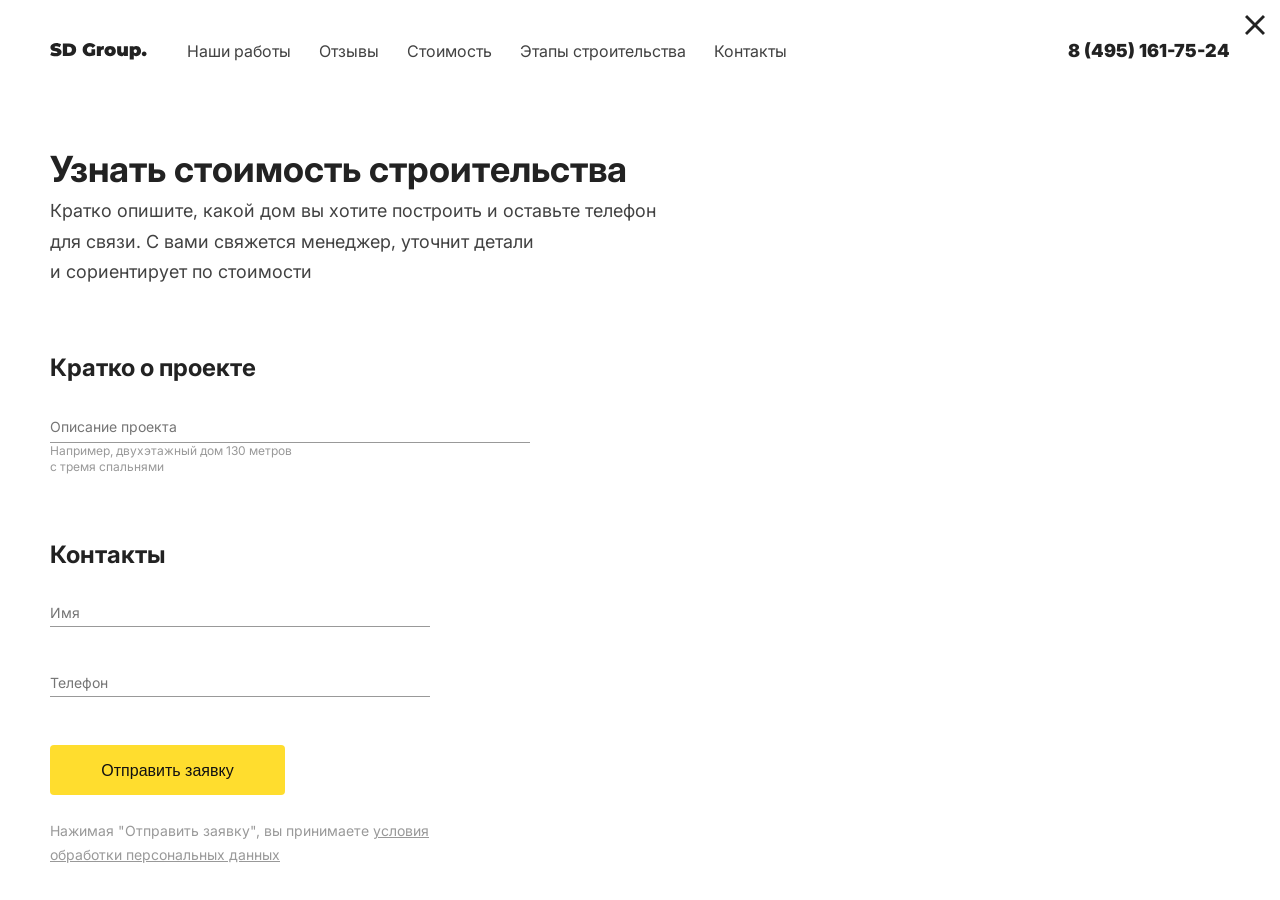
<file: form.html>
<!DOCTYPE html>
<html lang="en">

<head>
    <meta charset="UTF-8">
    <meta http-equiv="X-UA-Compatible" content="IE=edge">
    <meta name="viewport" content="width=device-width, initial-scale=1.0">
    <title>Главная</title>
    <link rel="stylesheet" href="https://unpkg.com/swiper/swiper-bundle.min.css" />
    <link rel="stylesheet" href="assets/css/style.css">
</head>

<body>
    <div class="wrapper">
        <header class="header">
            <div class="container">
                <div class="header__inner">
                    <div class="header__left">
                        <a class="header__logo" href="#">
                            <svg width="97" height="17" viewBox="0 0 97 17" fill="none" xmlns="http://www.w3.org/2000/svg">
                                <path d="M5.724 13.288C4.68 13.288 3.66 13.174 2.664 12.946C1.68 12.706 0.87 12.388 0.234 11.992L1.602 8.896C2.202 9.244 2.874 9.526 3.618 9.742C4.362 9.946 5.076 10.048 5.76 10.048C6.348 10.048 6.768 9.994 7.02 9.886C7.272 9.766 7.398 9.592 7.398 9.364C7.398 9.1 7.23 8.902 6.894 8.77C6.57 8.638 6.03 8.494 5.274 8.338C4.302 8.134 3.492 7.918 2.844 7.69C2.196 7.45 1.632 7.066 1.152 6.538C0.672 5.998 0.432 5.272 0.432 4.36C0.432 3.568 0.654 2.848 1.098 2.2C1.542 1.552 2.202 1.042 3.078 0.669999C3.966 0.297999 5.04 0.112 6.3 0.112C7.164 0.112 8.01 0.207999 8.838 0.399999C9.678 0.579999 10.416 0.849999 11.052 1.21L9.774 4.288C8.538 3.664 7.368 3.352 6.264 3.352C5.172 3.352 4.626 3.616 4.626 4.144C4.626 4.396 4.788 4.588 5.112 4.72C5.436 4.84 5.97 4.972 6.714 5.116C7.674 5.296 8.484 5.506 9.144 5.746C9.804 5.974 10.374 6.352 10.854 6.88C11.346 7.408 11.592 8.128 11.592 9.04C11.592 9.832 11.37 10.552 10.926 11.2C10.482 11.836 9.816 12.346 8.928 12.73C8.052 13.102 6.984 13.288 5.724 13.288ZM12.8561 0.399999H19.0661C20.4701 0.399999 21.7061 0.657999 22.7741 1.174C23.8541 1.678 24.6881 2.404 25.2761 3.352C25.8761 4.3 26.1761 5.416 26.1761 6.7C26.1761 7.984 25.8761 9.1 25.2761 10.048C24.6881 10.996 23.8541 11.728 22.7741 12.244C21.7061 12.748 20.4701 13 19.0661 13H12.8561V0.399999ZM18.8861 9.688C19.7981 9.688 20.5241 9.43 21.0641 8.914C21.6161 8.386 21.8921 7.648 21.8921 6.7C21.8921 5.752 21.6161 5.02 21.0641 4.504C20.5241 3.976 19.7981 3.712 18.8861 3.712H17.1041V9.688H18.8861ZM41.4577 6.358H45.1477V11.686C44.4037 12.202 43.5397 12.598 42.5557 12.874C41.5717 13.15 40.6057 13.288 39.6577 13.288C38.3137 13.288 37.1077 13.012 36.0397 12.46C34.9717 11.896 34.1317 11.116 33.5197 10.12C32.9197 9.112 32.6197 7.972 32.6197 6.7C32.6197 5.428 32.9197 4.294 33.5197 3.298C34.1317 2.29 34.9777 1.51 36.0577 0.957999C37.1497 0.394 38.3797 0.112 39.7477 0.112C40.9837 0.112 42.0877 0.321999 43.0597 0.741999C44.0437 1.15 44.8597 1.75 45.5077 2.542L42.7897 4.936C41.9977 4.012 41.0557 3.55 39.9637 3.55C39.0277 3.55 38.2837 3.832 37.7317 4.396C37.1797 4.96 36.9037 5.728 36.9037 6.7C36.9037 7.648 37.1737 8.41 37.7137 8.986C38.2657 9.562 38.9977 9.85 39.9097 9.85C40.4497 9.85 40.9657 9.748 41.4577 9.544V6.358ZM50.7016 4.216C51.4216 3.388 52.4836 2.974 53.8876 2.974V6.574C53.5636 6.526 53.2636 6.502 52.9876 6.502C51.5956 6.502 50.8996 7.21 50.8996 8.626V13H46.8316V3.154H50.7016V4.216ZM60.1547 13.18C59.0627 13.18 58.0787 12.964 57.2027 12.532C56.3387 12.088 55.6607 11.482 55.1687 10.714C54.6767 9.934 54.4307 9.052 54.4307 8.068C54.4307 7.084 54.6767 6.208 55.1687 5.44C55.6607 4.66 56.3387 4.054 57.2027 3.622C58.0787 3.19 59.0627 2.974 60.1547 2.974C61.2587 2.974 62.2427 3.19 63.1067 3.622C63.9827 4.054 64.6607 4.66 65.1407 5.44C65.6327 6.208 65.8787 7.084 65.8787 8.068C65.8787 9.052 65.6327 9.934 65.1407 10.714C64.6607 11.482 63.9827 12.088 63.1067 12.532C62.2427 12.964 61.2587 13.18 60.1547 13.18ZM60.1547 10.012C60.6227 10.012 61.0067 9.844 61.3067 9.508C61.6067 9.16 61.7567 8.68 61.7567 8.068C61.7567 7.456 61.6067 6.982 61.3067 6.646C61.0067 6.31 60.6227 6.142 60.1547 6.142C59.6867 6.142 59.3027 6.31 59.0027 6.646C58.7027 6.982 58.5527 7.456 58.5527 8.068C58.5527 8.68 58.7027 9.16 59.0027 9.508C59.3027 9.844 59.6867 10.012 60.1547 10.012ZM77.916 3.154V13H74.046V12.064C73.686 12.436 73.266 12.718 72.786 12.91C72.306 13.09 71.796 13.18 71.256 13.18C70.008 13.18 69.006 12.802 68.25 12.046C67.494 11.278 67.116 10.126 67.116 8.59V3.154H71.184V7.888C71.184 8.56 71.292 9.04 71.508 9.328C71.724 9.616 72.042 9.76 72.462 9.76C72.858 9.76 73.188 9.604 73.452 9.292C73.716 8.968 73.848 8.464 73.848 7.78V3.154H77.916ZM86.2903 2.974C87.1543 2.974 87.9463 3.184 88.6663 3.604C89.3983 4.012 89.9743 4.606 90.3943 5.386C90.8263 6.166 91.0423 7.066 91.0423 8.086C91.0423 9.106 90.8263 10.006 90.3943 10.786C89.9743 11.554 89.3983 12.148 88.6663 12.568C87.9463 12.976 87.1543 13.18 86.2903 13.18C85.1983 13.18 84.3643 12.898 83.7883 12.334V16.492H79.7203V3.154H83.5903V3.964C84.1783 3.304 85.0783 2.974 86.2903 2.974ZM85.3183 10.012C85.7863 10.012 86.1703 9.844 86.4703 9.508C86.7703 9.172 86.9203 8.698 86.9203 8.086C86.9203 7.474 86.7703 7 86.4703 6.664C86.1703 6.316 85.7863 6.142 85.3183 6.142C84.8503 6.142 84.4663 6.316 84.1663 6.664C83.8663 7 83.7163 7.474 83.7163 8.086C83.7163 8.698 83.8663 9.172 84.1663 9.508C84.4663 9.844 84.8503 10.012 85.3183 10.012ZM94.1598 13.18C93.4758 13.18 92.9058 12.964 92.4498 12.532C92.0058 12.088 91.7838 11.524 91.7838 10.84C91.7838 10.156 92.0058 9.604 92.4498 9.184C92.9058 8.752 93.4758 8.536 94.1598 8.536C94.8438 8.536 95.4078 8.752 95.8518 9.184C96.3078 9.604 96.5358 10.156 96.5358 10.84C96.5358 11.524 96.3078 12.088 95.8518 12.532C95.4078 12.964 94.8438 13.18 94.1598 13.18Z" fill="#222222"/>
                            </svg>
                        </a>
                        <nav class="header__nav nav">
                            <ul>
                                <li class="nav__item"><a href="index.html "> Наши работы</a></li>
                                <li class="nav__item"><a href="index.html "> Отзывы</a></li>
                                <li class="nav__item"><a href="index.html "> Стоимость</a></li>
                                <li class="nav__item"><a href="index.html "> Этапы строительства</a></li>
                                <li class="nav__item"><a href="index.html "> Контакты</a></li>
                            </ul>
                            <div class="nav-mob">
                                <p>
                                    <svg width="30" height="30" viewBox="0 0 24 24" fill="none" xmlns="http://www.w3.org/2000/svg">
                                        <path d="M7.79991 2H16.1999C19.3999 2 21.9999 4.6 21.9999 7.8V16.2C21.9999 17.7383 21.3888 19.2135 20.3011 20.3012C19.2134 21.3889 17.7382 22 16.1999 22H7.79991C4.59991 22 1.99991 19.4 1.99991 16.2V7.8C1.99991 6.26174 2.61098 4.78649 3.69869 3.69878C4.7864 2.61107 6.26165 2 7.79991 2ZM7.59991 4C6.64513 4 5.72945 4.37928 5.05432 5.05442C4.37919 5.72955 3.99991 6.64522 3.99991 7.6V16.4C3.99991 18.39 5.60991 20 7.59991 20H16.3999C17.3547 20 18.2704 19.6207 18.9455 18.9456C19.6206 18.2705 19.9999 17.3548 19.9999 16.4V7.6C19.9999 5.61 18.3899 4 16.3999 4H7.59991ZM17.2499 5.5C17.5814 5.5 17.8994 5.6317 18.1338 5.86612C18.3682 6.10054 18.4999 6.41848 18.4999 6.75C18.4999 7.08152 18.3682 7.39946 18.1338 7.63388C17.8994 7.8683 17.5814 8 17.2499 8C16.9184 8 16.6004 7.8683 16.366 7.63388C16.1316 7.39946 15.9999 7.08152 15.9999 6.75C15.9999 6.41848 16.1316 6.10054 16.366 5.86612C16.6004 5.6317 16.9184 5.5 17.2499 5.5ZM11.9999 7C13.326 7 14.5978 7.52678 15.5354 8.46447C16.4731 9.40215 16.9999 10.6739 16.9999 12C16.9999 13.3261 16.4731 14.5979 15.5354 15.5355C14.5978 16.4732 13.326 17 11.9999 17C10.6738 17 9.40206 16.4732 8.46437 15.5355C7.52669 14.5979 6.99991 13.3261 6.99991 12C6.99991 10.6739 7.52669 9.40215 8.46437 8.46447C9.40206 7.52678 10.6738 7 11.9999 7ZM11.9999 9C11.2043 9 10.4412 9.31607 9.87859 9.87868C9.31598 10.4413 8.99991 11.2044 8.99991 12C8.99991 12.7956 9.31598 13.5587 9.87859 14.1213C10.4412 14.6839 11.2043 15 11.9999 15C12.7956 15 13.5586 14.6839 14.1212 14.1213C14.6838 13.5587 14.9999 12.7956 14.9999 12C14.9999 11.2044 14.6838 10.4413 14.1212 9.87868C13.5586 9.31607 12.7956 9 11.9999 9Z" fill="#424242"/>
                                    </svg>
                                </p>
                                <a class="nav__phone" href="tel:84951617524">8 (495) 161-75-24</a>
                                <p class="nav__time ">Работаем ежедневно с 9:00 до 18:00</p>
                                <button class="nav__btn">Рассчитать стоимость</button>
                                <p class="nav__agree">© 2021, «СД-ГРУПП». Все права защищены</p>
                                <p class="nav__info">Разработка и продвижение — Libre</p>

                            </div>
                        </nav>
                    </div>
                    <div class="header__burger">
                        <span></span>
                    </div>
                    <a class="header__phone" href="tel:84951617524">8 (495) 161-75-24</a>
                </div>
            </div>
        </header>

        <div class="contact-modal">
            <div class="container">
                <div class="contact-modal__inner">
                    <button class="contact-modal__close-btn" onclick="closeContactModal()">
                        <svg width="20" height="20" viewBox="0 0 20 20" fill="none" xmlns="http://www.w3.org/2000/svg">
                            <path d="M20 2.01429L17.9857 0L10 7.98571L2.01429 0L0 2.01429L7.98571 10L0 17.9857L2.01429 20L10 12.0143L17.9857 20L20 17.9857L12.0143 10L20 2.01429Z" fill="#222222"/>
                        </svg>
                    </button>
                    <h2 class="contact-modal__title">Узнать стоимость строительства</h2>
                    <p class="contact-modal__desc">Кратко опишите, какой дом вы хотите построить и оставьте телефон <br> для связи. С вами свяжется менеджер, уточнит детали <br> и сориентирует по стоимости</p>
                    <form action="#" id="form">
                        <p class="contact-modal__label">Кратко о проекте</p>
                        <label for="about-project">Описание проекта</label>
                        <textarea id="about-project" style="min-height:30px" rows="1" type="text" placeholder="Описание проекта"></textarea>
                        <p class="contact-modal__hint">Например, двухэтажный дом 130 метров <br> с тремя спальнями</p>
                        <p class="contact-modal__error about-project">Не введено описание</p>
                        <p class="contact-modal__label">Контакты</p>
                        <label for="name">Имя</label>
                        <input id="name" type="text" placeholder="Имя">
                        <p class="contact-modal__error name">Не введено имя</p>

                        <label for="tel">Телефон</label>
                        <input id="tel" type="tel" placeholder="Телефон">
                        <p class="contact-modal__error tel">Не введено теефон</p>

                        <button type="submit" class="contact-modal__btn">Отправить заявку</button>
                        <p class="contact-modal__agree">Нажимая "Отправить заявку", вы принимаете <span onclick="openAgreeModal()">условия <br> обработки персональных данных</span> </p>
                    </form>
                </div>
            </div>
        </div>

    </div>

    <div class="modal-bg"></div>





    <div class="agree-modal">
        <button class="agree-modal__close-btn" onclick="closeContactModal()">
            <svg width="20" height="20" viewBox="0 0 20 20" fill="none" xmlns="http://www.w3.org/2000/svg">
                <path d="M20 2.01429L17.9857 0L10 7.98571L2.01429 0L0 2.01429L7.98571 10L0 17.9857L2.01429 20L10 12.0143L17.9857 20L20 17.9857L12.0143 10L20 2.01429Z" fill="#222222"/>
            </svg>
        </button>
        <h2 class="agree-modal__title">Согласие на обработку персональных данных </h2>
        <p class="agree-modal__desc">
            Настоящим в соответствии с Федеральным законом № 152-ФЗ «О персональных данных» от 27.07.2006 года свободно, своей волей и в своем интересе выражаю свое безусловное согласие на обработку моих персональных данных Общество с ограниченной ответственностью
            "Эверест", зарегистрированным в соответствии с законодательством РФ по адресу: 392000, г. Тамбов, ул. Интернациональная 16б, офис 212 (далее по тексту - Оператор). Персональные данные - любая информация, относящаяся к определенному или определяемому
            на основании такой информации физическому лицу. Настоящее Согласие выдано мною на обработку следующих персональных данных: - Имя; - Фамилия; - Телефон; - E-mail; - Комментарий. Согласие дано Оператору для совершения следующих действий с моими
            персональными данными с использованием средств автоматизации и/или без использования таких средств: сбор, систематизация, накопление, хранение, уточнение (обновление, изменение), использование, обезличивание, а также осуществление любых иных
            действий, предусмотренных действующим законодательством РФ как неавтоматизированными, так и автоматизированными способами. Данное согласие дается Оператору для обработки моих персональных данных в следующих целях: - предоставление мне услуг/работ;
            - направление в мой адрес уведомлений, касающихся предоставляемых услуг/работ; - подготовка и направление ответов на мои запросы; - направление в мой адрес информации, в том числе рекламной, о мероприятиях/товарах/услугах/работах Оператора.
            Настоящее согласие действует до момента его отзыва путем направления соответствующего уведомления на электронный адрес info@everest-media.ru. В случае отзыва мною согласия на обработку персональных данных Оператор вправе продолжить обработку
            персональных данных без моего согласия при наличии оснований, указанных в пунктах 2 – 11 части 1 статьи 6, части 2 статьи 10 и части 2 статьи 11 Федерального закона №152-ФЗ «О персональных данных» от 27.06.2006 г.
        </p>
    </div>

    <script src="assets/js/jquery.min.js"></script>
    <script src="assets/js/autosize.min.js"></script>
    <script src="assets/js/jquery.maskedinput.min.js"></script>
    <script src="https://unpkg.com/swiper/swiper-bundle.min.js"></script>
    <script src="assets/js/index.js"></script>

</body>

</html>
</file>
<file: assets/css/style.css>
@import url("https://fonts.googleapis.com/css2?family=Inter:wght@400;700;900&display=swap");
* {
  margin: 0;
  padding: 0;
  box-sizing: border-box;
}

body {
  font-family: Inter, sans-serif;
  color: #424242;
}

h1,
h2,
h3,
h4,
h5,
h6,
p,
img {
  margin: 0;
  padding: 0;
}

a {
  color: inherit;
  text-decoration: none;
  transition: 0.4s;
}

a:hover {
  opacity: 0.7;
}

button {
  cursor: pointer;
  border: none;
  outline: none;
  box-sizing: border-box;
  transition: 0.3s;
  display: flex;
  display: -webkit-box;
  display: -webkit-flex;
  display: -ms-flexbox;
  align-items: center;
  -webkit-box-align: center;
  -webkit-align-items: center;
  -ms-flex-align: center;
  justify-content: center;
}

ul,
li {
  margin: 0;
  padding: 0;
  list-style: none;
}

.wrapper {
  max-width: 100%;
  margin: 0 auto;
}

.container {
  width: 1200px;
  margin: 0 auto;
  padding: 0 10px;
}

.header {
  padding: 40px 0;
}
.header__inner {
  display: flex;
  display: -webkit-box;
  display: -webkit-flex;
  display: -ms-flexbox;
  justify-content: space-between;
  -webkit-box-pack: justify;
  -webkit-justify-content: space-between;
  -ms-flex-pack: justify;
  align-items: center;
  -webkit-box-align: center;
  -webkit-align-items: center;
  -ms-flex-align: center;
}
.header__logo {
  display: flex;
  display: -webkit-box;
  display: -webkit-flex;
  display: -ms-flexbox;
  align-items: center;
  -webkit-box-align: center;
  -webkit-align-items: center;
  -ms-flex-align: center;
  margin-right: 40px;
}
.header__left {
  display: flex;
  display: -webkit-box;
  display: -webkit-flex;
  display: -ms-flexbox;
  align-items: center;
  -webkit-box-align: center;
  -webkit-align-items: center;
  -ms-flex-align: center;
}
.header .nav ul {
  display: flex;
  display: -webkit-box;
  display: -webkit-flex;
  display: -ms-flexbox;
  align-items: center;
  -webkit-box-align: center;
  -webkit-align-items: center;
  -ms-flex-align: center;
  font-size: 16px;
  line-height: 19px;
  font-weight: normal;
}
.header .nav__item {
  margin-right: 28px;
}
.header .nav-mob {
  display: none;
}
.header__phone {
  font-weight: 900;
  font-size: 18px;
  line-height: 22px;
  color: #222222;
}
.header__burger {
  display: none;
}

.main {
  padding-top: 40px;
  padding-bottom: 80px;
}
.main__inner {
  display: flex;
  display: -webkit-box;
  display: -webkit-flex;
  display: -ms-flexbox;
  justify-content: space-between;
  -webkit-box-pack: justify;
  -webkit-justify-content: space-between;
  -ms-flex-pack: justify;
}
.main__title {
  font-weight: bold;
  font-size: 36px;
  line-height: 150%;
  color: #222222;
  margin-top: 30px;
}
.main__list {
  margin-top: 23px;
  font-weight: normal;
  font-size: 18px;
  line-height: 22px;
}
.main__list-item {
  margin-bottom: 16px;
  padding-left: 32px;
  position: relative;
}
.main__list-item::after {
  content: "";
  position: absolute;
  left: 0;
  top: 50%;
  transform: translateY(-50%);
  width: 24px;
  height: 24px;
  background-image: url(../images/check.svg);
}
.main__btn {
  margin-top: 40px;
  background: #FFDD2E;
  border-radius: 4px;
  font-weight: normal;
  font-size: 16px;
  line-height: 19px;
  color: #111111;
  width: 240px;
  height: 50px;
  transition: 0.3s;
}
.main__btn:hover {
  background: #FACC29;
}
.main__img {
  border-radius: 100px 0 100px 0;
}
.main__img img {
  width: 100%;
  display: block;
}

.our-job {
  background: #fafafa;
  padding: 70px 0 100px;
}
.our-job__title {
  font-weight: bold;
  font-size: 30px;
  line-height: 140%;
  color: #222222;
}
.our-job .swiper-container {
  margin-top: 40px;
  position: relative;
}
.our-job .swiper-slide {
  display: flex;
  display: -webkit-box;
  display: -webkit-flex;
  display: -ms-flexbox;
}
.our-job__img {
  width: 678px;
  margin-right: 50px;
}
.our-job__img img {
  width: 100%;
}
.our-job__slide-title {
  font-weight: bold;
  font-size: 18px;
  line-height: 170%;
  color: #222222;
}
.our-job__price {
  font-weight: normal;
  font-size: 18px;
  line-height: 170%;
  margin-top: 16px;
}
.our-job .swiper-pagination {
  font-weight: normal;
  font-size: 18px;
  line-height: 170%;
  font-feature-settings: 'tnum' on, 'lnum' on;
  width: 40px;
  position: absolute;
  right: 370px;
  bottom: 7px;
  left: unset;
}
.our-job .swiper-button-next {
  bottom: 0;
  top: unset;
  right: 330px;
}
.our-job .swiper-button-next::after {
  display: none;
}
.our-job .swiper-button-next.swiper-button-disabled {
  opacity: 1;
}
.our-job .swiper-button-next.swiper-button-disabled svg path {
  fill: #c7c7c7;
}
.our-job .swiper-button-prev {
  bottom: 0;
  top: unset;
  left: unset;
  right: 420px;
}
.our-job .swiper-button-prev::after {
  display: none;
}
.our-job .swiper-button-prev.swiper-button-disabled {
  opacity: 1;
}
.our-job .swiper-button-prev.swiper-button-disabled svg path {
  fill: #c7c7c7;
}

.feedback {
  padding: 70px 0 100px;
}
.feedback__title {
  font-weight: bold;
  font-size: 30px;
  line-height: 140%;
  color: #222222;
}
.feedback .swiper-container {
  margin-top: 40px;
  position: relative;
}
.feedback .swiper-slide {
  display: flex;
  display: -webkit-box;
  display: -webkit-flex;
  display: -ms-flexbox;
}
.feedback__video {
  position: relative;
  width: 678px;
  margin-right: 50px;
}
.feedback__video video, .feedback__video img {
  width: 100%;
}
.feedback__play-btn {
  position: absolute;
  top: 50%;
  left: 50%;
  transform: translate(-50%, -50%);
  background-color: inherit;
  transition: 0.4s;
}
.feedback__play-btn:hover {
  opacity: 0.7;
}
.feedback__slide-title {
  font-weight: bold;
  font-size: 18px;
  line-height: 170%;
  color: #222222;
}
.feedback__desc {
  font-weight: normal;
  font-size: 18px;
  line-height: 170%;
  margin-top: 16px;
}
.feedback .swiper-pagination {
  font-weight: normal;
  font-size: 18px;
  line-height: 170%;
  font-feature-settings: 'tnum' on, 'lnum' on;
  width: 40px;
  position: absolute;
  right: 370px;
  bottom: 7px;
  left: unset;
}
.feedback .swiper-button-next {
  bottom: 0;
  top: unset;
  right: 330px;
}
.feedback .swiper-button-next::after {
  display: none;
}
.feedback .swiper-button-next.swiper-button-disabled {
  opacity: 1;
}
.feedback .swiper-button-next.swiper-button-disabled svg path {
  fill: #c7c7c7;
}
.feedback .swiper-button-prev {
  bottom: 0;
  top: unset;
  left: unset;
  right: 420px;
}
.feedback .swiper-button-prev::after {
  display: none;
}
.feedback .swiper-button-prev.swiper-button-disabled {
  opacity: 1;
}
.feedback .swiper-button-prev.swiper-button-disabled svg path {
  fill: #c7c7c7;
}

.price {
  background: #fafafa;
  padding: 87px 0;
}
.price__title {
  font-weight: bold;
  font-size: 30px;
  line-height: 140%;
  color: #222222;
}
.price__desc {
  font-weight: normal;
  font-size: 18px;
  line-height: 170%;
  margin-top: 14px;
}
.price__table {
  margin-top: 10px;
  width: 100%;
  font-weight: normal;
  font-size: 18px;
  line-height: 24px;
  color: #222222;
}
.price__table-row {
  padding: 18px 0;
  display: flex;
  display: -webkit-box;
  display: -webkit-flex;
  display: -ms-flexbox;
  justify-content: space-between;
  -webkit-box-pack: justify;
  -webkit-justify-content: space-between;
  -ms-flex-pack: justify;
  align-items: center;
  -webkit-box-align: center;
  -webkit-align-items: center;
  -ms-flex-align: center;
  border-bottom: 1px solid #E2E2E2;
}
.price__table-row.price__table-head {
  font-weight: bold;
  line-height: 170%;
  color: #424242;
  border-bottom: 1px solid #222222;
}
.price__table-right {
  margin-right: 20%;
  display: flex;
  display: -webkit-box;
  display: -webkit-flex;
  display: -ms-flexbox;
}
.price__table-right span {
  width: 110px;
  display: block;
  margin-left: 110px;
}
.price__bottom {
  display: flex;
  display: -webkit-box;
  display: -webkit-flex;
  display: -ms-flexbox;
  justify-content: space-between;
  -webkit-box-pack: justify;
  -webkit-justify-content: space-between;
  -ms-flex-pack: justify;
  margin-top: 30px;
  padding-right: 11%;
}
.price__item-title {
  font-style: normal;
  font-weight: bold;
  font-size: 18px;
  line-height: 170%;
  color: #424242;
}
.price__item-desc {
  font-weight: normal;
  font-size: 18px;
  line-height: 170%;
  color: #424242;
  margin-top: 3px;
}

.stage {
  padding: 85px 0;
}
.stage__title {
  font-weight: bold;
  font-size: 30px;
  line-height: 140%;
  color: #222222;
}
.stage__items {
  margin-top: 50px;
}
.stage__item:not(:last-child) {
  margin-bottom: 40px;
}
.stage__item-title {
  font-weight: bold;
  font-size: 18px;
  line-height: 170%;
  color: #222222;
  display: flex;
  display: -webkit-box;
  display: -webkit-flex;
  display: -ms-flexbox;
  align-items: center;
  -webkit-box-align: center;
  -webkit-align-items: center;
  -ms-flex-align: center;
  margin-bottom: 30px;
}
.stage__item-title span {
  font-weight: bold;
  font-size: 18px;
  line-height: 32px;
  text-align: center;
  color: #FFFFFF;
  width: 32px;
  height: 32px;
  background: #46D55D;
  display: block;
  border-radius: 100%;
  margin-right: 10px;
  flex-shrink: 0;
}
.stage__item-li {
  padding-left: 34px;
  position: relative;
  font-weight: normal;
  font-size: 18px;
  line-height: 28px;
  color: #424242;
}
.stage__item-li .blue {
  color: #4277FF;
}
.stage__item-li:not(:last-child) {
  margin-bottom: 18px;
}
.stage__item-li::before {
  content: "";
  position: absolute;
  width: 12px;
  height: 12px;
  background-color: #E2E2E2;
  border-radius: 100%;
  left: 9px;
  top: 7px;
  transform: translateY(0%);
}

.questions {
  background: #fafafa;
  padding: 90px 0 100px;
}
.questions__title {
  font-weight: bold;
  font-size: 30px;
  line-height: 140%;
  color: #222222;
}
.questions__item {
  padding: 25px 0;
  border-bottom: 1px solid #E2E2E2;
}
.questions__item:last-child {
  border-bottom: none;
}
.questions__show {
  font-weight: normal;
  font-size: 18px;
  line-height: 170%;
  color: #222222;
  display: flex;
  display: -webkit-box;
  display: -webkit-flex;
  display: -ms-flexbox;
  justify-content: space-between;
  -webkit-box-pack: justify;
  -webkit-justify-content: space-between;
  -ms-flex-pack: justify;
  align-items: center;
  -webkit-box-align: center;
  -webkit-align-items: center;
  -ms-flex-align: center;
}
.questions__btn--active {
  transform: rotate(180deg);
}
.questions__hidden {
  font-weight: normal;
  font-size: 18px;
  line-height: 170%;
  margin-top: 20px;
  display: none;
  padding-right: 8%;
}

.contacts {
  padding: 80px 0 90px;
}
.contacts__title {
  font-weight: bold;
  font-size: 30px;
  line-height: 140%;
  color: #222222;
}
.contacts__phone {
  font-weight: bold;
  font-size: 24px;
  line-height: 170%;
  color: #424242;
  margin-top: 30px;
  display: block;
}
.contacts__address {
  margin-top: 10px;
  font-weight: normal;
  font-size: 18px;
  line-height: 170%;
  color: #424242;
}
.contacts__btn {
  background: #FFDD2E;
  border-radius: 4px;
  font-family: Inter;
  font-weight: normal;
  font-size: 16px;
  line-height: 19px;
  color: #111111;
  width: 240px;
  height: 50px;
  transition: 0.3s;
  margin-right: 55px;
}
.contacts__btn:hover {
  background: #FACC29;
}
.contacts__bottom {
  margin-top: 40px;
  display: flex;
  display: -webkit-box;
  display: -webkit-flex;
  display: -ms-flexbox;
  align-items: center;
  -webkit-box-align: center;
  -webkit-align-items: center;
  -ms-flex-align: center;
}
.contacts__persons {
  display: flex;
  display: -webkit-box;
  display: -webkit-flex;
  display: -ms-flexbox;
  align-items: center;
  -webkit-box-align: center;
  -webkit-align-items: center;
  -ms-flex-align: center;
}
.contacts__persons img {
  border-radius: 100%;
  display: block;
}
.contacts__persons img:nth-child(2), .contacts__persons img:nth-child(3) {
  margin-left: -10px;
}
.contacts__time {
  font-weight: normal;
  font-size: 14px;
  line-height: 140%;
  margin-left: 15px;
  color: #424242;
}
.contacts__persons--mob {
  display: none;
}
.contacts__time--mob {
  display: none;
}

.footer__top {
  padding-top: 35px;
  border-top: 1px solid #E2E2E2;
  display: flex;
  display: -webkit-box;
  display: -webkit-flex;
  display: -ms-flexbox;
  justify-content: space-between;
  -webkit-box-pack: justify;
  -webkit-justify-content: space-between;
  -ms-flex-pack: justify;
}
.footer__logo {
  display: flex;
  display: -webkit-box;
  display: -webkit-flex;
  display: -ms-flexbox;
  align-items: center;
  -webkit-box-align: center;
  -webkit-align-items: center;
  -ms-flex-align: center;
  margin-right: 40px;
}
.footer__inn {
  font-weight: normal;
  font-size: 12px;
  line-height: 200%;
  color: #424242;
  margin-top: 17px;
}
.footer__item {
  font-weight: normal;
  font-size: 16px;
  line-height: 19px;
  color: #424242;
}
.footer__item a:not(:last-child) {
  margin-bottom: 16px;
}
.footer__item a {
  display: block;
}
.footer__item .footer__dekstop-hide {
  display: none;
}
.footer__instagram {
  display: flex;
  display: -webkit-box;
  display: -webkit-flex;
  display: -ms-flexbox;
  align-items: center;
  -webkit-box-align: center;
  -webkit-align-items: center;
  -ms-flex-align: center;
}
.footer__instagram svg {
  margin-right: 8px;
}
.footer__bottom {
  display: flex;
  display: -webkit-box;
  display: -webkit-flex;
  display: -ms-flexbox;
  align-items: center;
  -webkit-box-align: center;
  -webkit-align-items: center;
  -ms-flex-align: center;
  justify-content: space-between;
  -webkit-box-pack: justify;
  -webkit-justify-content: space-between;
  -ms-flex-pack: justify;
  font-weight: normal;
  font-size: 12px;
  line-height: 170%;
  color: #999999;
  margin-top: 40px;
  padding-bottom: 50px;
}

.modal-bg {
  width: 100%;
  height: 100vh;
  position: fixed;
  top: 0;
  left: 0;
  background-color: rgba(0, 0, 0, 0.7);
  z-index: 100;
  display: none;
}
.modal-bg.modal-bg--active {
  display: block;
}

.feedback-modal {
  position: fixed;
  top: 50%;
  left: 50%;
  transform: translate(-50%, -50%);
  z-index: 200;
  display: none;
  width: 1200px;
  height: 700px;
}
.feedback-modal iframe {
  width: 100%;
  height: 100%;
}
.feedback-modal.feedback-modal--active {
  display: block;
}
.feedback-modal__close-btn {
  position: absolute;
  right: -10px;
  top: -45px;
  background-color: #fff;
  border-radius: 100%;
  width: 40px;
  height: 40px;
}

.agree-modal {
  border-radius: 4px;
  background-color: #fff;
  width: 1200px;
  position: fixed;
  top: 50%;
  left: 50%;
  transform: translate(-50%, -50%);
  padding: 40px 20px;
  z-index: 200;
  font-size: 16px;
  line-height: 170%;
  display: none;
}
.agree-modal.agree-modal--active {
  display: block;
}
.agree-modal__close-btn {
  position: absolute;
  right: 15px;
  top: 15px;
  background-color: inherit;
}
.agree-modal__title {
  font-size: 30px;
  margin-bottom: 20px;
}

.contact-modal {
  padding-top: 40px;
  border-radius: 4px;
  font-size: 16px;
  line-height: 170%;
  color: #424242;
  background-color: #fff;
  margin-left: auto;
  margin-right: auto;
}
.contact-modal__inner {
  width: 780px;
}
.contact-modal__close-btn {
  position: absolute;
  right: 15px;
  top: 15px;
  background-color: inherit;
}
.contact-modal__title {
  font-weight: bold;
  font-size: 36px;
  line-height: 150%;
  color: #222222;
}
.contact-modal__desc {
  font-size: 18px;
  line-height: 170%;
  color: #424242;
}
.contact-modal__label {
  margin-top: 60px;
  margin-bottom: 24px;
  font-weight: bold;
  font-size: 24px;
  line-height: 170%;
  color: #222222;
}
.contact-modal label {
  font-size: 12px;
  line-height: 16px;
  color: #999999;
  display: none;
}
.contact-modal label.active {
  display: inline-block;
}
.contact-modal__hint {
  font-size: 12px;
  line-height: 16px;
  color: #999999;
}
.contact-modal textarea {
  padding-right: 40px;
  font-family: Inter;
  width: 480px;
  resize: vertical;
  border: none;
  border-bottom: 1px solid #999999;
  outline: none;
  font-size: 14px;
  line-height: 28px;
  color: #666666;
  display: flex;
  display: -webkit-box;
  display: -webkit-flex;
  display: -ms-flexbox;
  align-items: flex-end;
  -webkit-box-align: flex-end;
  -webkit-align-items: flex-end;
  -ms-flex-align: flex-end;
}
.contact-modal textarea.input-error {
  border-bottom: 2px solid #BD2D2D;
}
.contact-modal textarea.input-error::placeholder {
  color: #BD2D2D;
}
.contact-modal input {
  padding-right: 40px;
  font-family: Inter;
  width: 480px;
  height: 28px;
  display: block;
  border: none;
  border-bottom: 1px solid #999999;
  outline: none;
  font-size: 14px;
  line-height: 28px;
  color: #666666;
}
.contact-modal input.input-error {
  border-bottom: 2px solid #BD2D2D;
}
.contact-modal input.input-error::placeholder {
  color: #BD2D2D;
}
.contact-modal input:active, .contact-modal input:focus {
  border-bottom: 2px solid #FFDD2E;
}
.contact-modal__error {
  color: #BD2D2D;
  font-size: 12px;
  line-height: 16px;
  display: none;
}
.contact-modal__btn {
  margin-top: 48px;
  margin-bottom: 24px;
  background: #FFDD2E;
  border-radius: 4px;
  font-weight: normal;
  font-size: 16px;
  line-height: 19px;
  color: #111111;
  width: 235px;
  height: 50px;
  transition: 0.3s;
}
.contact-modal__btn:hover {
  background: #FACC29;
}
.contact-modal__agree {
  font-weight: normal;
  font-size: 14px;
  line-height: 170%;
  color: #999999;
}
.contact-modal__agree span {
  text-decoration: underline;
  transition: 0.3s;
}
.contact-modal__agree span:hover {
  cursor: pointer;
  color: #424242;
}
.contact-modal #tel,
.contact-modal #name {
  width: 380px;
}
.contact-modal #tel {
  margin-top: 42px;
}
.contact-modal #about-project {
  margin-bottom: 0;
}

@media (max-width: 1200px) {
  .container {
    width: 960px;
  }

  .header .nav__item {
    margin-right: 15px;
  }

  .main {
    padding: 30px 0 60px;
  }
  .main__img {
    width: 570px;
  }
  .main__title {
    font-size: 30px;
  }
  .main__list {
    font-size: 16px;
  }

  .our-job {
    padding: 40px 0 70px;
  }
  .our-job__title {
    font-size: 25px;
  }
  .our-job__img {
    width: 560px;
  }
  .our-job .swiper-button-prev {
    right: 330px;
  }
  .our-job .swiper-button-next {
    right: 240px;
  }
  .our-job .swiper-pagination {
    right: 280px;
  }
  .our-job__slide-title {
    font-size: 16px;
  }
  .our-job__price {
    font-size: 15px;
  }

  .feedback {
    padding: 40px 0 70px;
  }
  .feedback__title {
    font-size: 25px;
  }
  .feedback__video {
    width: 560px;
  }
  .feedback .swiper-button-prev {
    right: 330px;
  }
  .feedback .swiper-button-next {
    right: 240px;
  }
  .feedback .swiper-pagination {
    right: 280px;
  }
  .feedback__slide-title {
    font-size: 16px;
  }
  .feedback__desc {
    font-size: 15px;
  }

  .price {
    padding: 50px 0;
  }
  .price__title {
    font-size: 25px;
  }
  .price__bottom {
    padding-right: 0;
  }
  .price__table, .price__desc, .price__item-desc, .price__item-title {
    font-size: 16px;
  }

  .stage {
    padding: 50px 0;
  }
  .stage__title {
    font-size: 25px;
  }
  .stage__item-title {
    font-size: 16px;
    margin-bottom: 20px;
  }
  .stage__item-li {
    font-size: 16px;
    margin-bottom: 10px;
  }
  .stage__items {
    margin-top: 30px;
  }
  .stage__item:not(:last-child) {
    margin-bottom: 25px;
  }

  .questions {
    padding: 50px 0 55px;
  }
  .questions__title {
    font-size: 25px;
  }
  .questions__show, .questions__hidden {
    font-size: 16px;
  }

  .contacts {
    padding: 50px 0 55px;
  }
  .contacts__title {
    font-size: 25px;
  }
  .contacts__phone {
    font-size: 22px;
  }
  .contacts__address {
    font-size: 16px;
  }

  .feedback-modal {
    width: 960px;
    height: 500px;
  }

  .agree-modal {
    width: 960px;
    overflow-y: scroll;
    height: 90vh;
  }
}
@media (max-width: 992px) {
  .container {
    width: 720px;
  }

  .header {
    background-color: #fff;
    padding: 20px 0;
    position: fixed;
    top: 0;
    left: 50%;
    transform: translateX(-50%);
    width: 100%;
    z-index: 11;
  }
  .header__logo {
    position: relative;
    z-index: 11;
  }
  .header .nav {
    position: fixed;
    top: 0;
    left: 50%;
    transform: translateX(-50%);
    z-index: 10;
    background-color: #fff;
    top: 60px;
    height: 99.99vh;
    overflow-y: auto;
    transition: all 0.5s ease 0s;
    width: 720px;
    min-height: 260px;
    padding: 20px;
    display: none;
  }
  .header .nav ul {
    display: block;
  }
  .header .nav.nav--active {
    display: block;
  }
  .header .nav__phone {
    display: block;
    font-weight: 900;
    font-size: 18px;
    line-height: 22px;
    color: #222222;
  }
  .header .nav__item {
    margin-bottom: 20px;
    font-weight: bold;
    font-size: 20px;
    line-height: 24px;
    color: #222222;
  }
  .header .nav__btn {
    margin-top: 28px;
    margin-bottom: 32px;
    background: #FFDD2E;
    border-radius: 4px;
    font-weight: normal;
    font-size: 16px;
    line-height: 19px;
    color: #111111;
    width: 320px;
    height: 50px;
    transition: 0.3s;
  }
  .header .nav__btn:hover {
    background: #FACC29;
  }
  .header .nav-mob {
    display: block;
    margin-top: 85px;
  }
  .header .nav__phone {
    margin-top: 10px;
    font-weight: bold;
    font-size: 20px;
    line-height: 170%;
    color: #222222;
  }
  .header .nav__time {
    margin-top: 4px;
    font-size: 12px;
    line-height: 140%;
  }
  .header .nav__agree, .header .nav__info {
    font-weight: normal;
    font-size: 12px;
    line-height: 170%;
    color: #999999;
  }
  .header__phone {
    display: none;
  }
  .header__burger {
    z-index: 11;
    display: block;
    width: 30px;
    height: 20px;
    position: relative;
  }
  .header__burger::before, .header__burger::after {
    content: "";
    position: absolute;
    left: 0;
    background-color: #222;
    width: 100%;
    height: 3px;
    transition: all 0.3s ease 0s;
  }
  .header__burger::after {
    top: 0;
  }
  .header__burger::before {
    bottom: 0;
  }
  .header__burger span {
    width: 100%;
    height: 3px;
    left: 0;
    top: 50%;
    transform: translateY(-50%);
    display: block;
    position: absolute;
    background-color: #222;
    transition: all 0.3s ease 0s;
  }
  .header__burger.header__burger--active::before {
    transform: rotate(45deg);
    bottom: 8px;
  }
  .header__burger.header__burger--active::after {
    transform: rotate(-45deg);
    top: 9px;
  }
  .header__burger.header__burger--active span {
    transform: scale(0);
  }

  .main {
    margin-top: 60px;
    padding-top: 0;
    padding-bottom: 60px;
  }
  .main__img {
    order: -1;
    width: 100%;
  }
  .main__inner {
    flex-wrap: wrap;
    -webkit-flex-wrap: wrap;
    -ms-flex-wrap: wrap;
  }
  .main__title {
    font-size: 27px;
  }
  .main__btn {
    margin-top: 30px;
  }

  .our-job {
    padding-top: 60px;
    padding-bottom: 60px;
  }
  .our-job .container {
    padding-right: 0;
  }
  .our-job__title {
    font-size: 22px;
  }
  .our-job__slide-title {
    margin-top: 15px;
  }
  .our-job__price {
    margin-top: 8px;
  }
  .our-job .swiper-slide {
    flex-direction: column;
    width: 590px !important;
  }
  .our-job .swiper-wrapper {
    transition-duration: 0ms;
  }
  .our-job__img {
    width: 100%;
    margin-right: 0;
  }
  .our-job .swiper-pagination {
    display: none;
  }
  .our-job .swiper-button-next, .our-job .swiper-button-prev {
    display: none;
  }

  .feedback {
    position: relative;
    padding-top: 60px;
    padding-bottom: 60px;
  }
  .feedback .container {
    padding-right: 0;
  }
  .feedback__title {
    font-size: 22px;
  }
  .feedback__slide-title {
    margin-top: 15px;
  }
  .feedback__desc {
    margin-top: 8px;
  }
  .feedback__desc br {
    display: none;
  }
  .feedback .swiper-slide {
    flex-direction: column;
    width: 590px !important;
  }
  .feedback__video {
    width: 100%;
    margin-right: 0;
  }
  .feedback .swiper-pagination {
    display: none;
  }
  .feedback .swiper-button-next, .feedback .swiper-button-prev {
    display: none;
  }

  .price {
    padding: 60px 0;
  }
  .price__title {
    font-size: 22px;
  }
  .price__table-right span {
    margin-left: 40px;
  }
  .price__table-right {
    margin-right: 10%;
  }
  .price__bottom {
    flex-direction: column;
  }
  .price__item:not(:last-child) {
    margin-bottom: 20px;
  }
  .price__item-desc br {
    display: none;
  }

  .stage {
    padding: 60px 0;
  }
  .stage__title {
    font-size: 22px;
  }
  .stage__item-li {
    font-size: 16px;
    margin-bottom: 10px;
    padding-left: 28px;
  }
  .stage__item-li::before {
    top: px;
    left: 5px;
  }
  .stage__item-title span {
    width: 24px;
    height: 24px;
    font-size: 16px;
    line-height: 24px;
  }
  .stage__item:not(:last-child) {
    margin-bottom: 40px;
  }

  .questions {
    padding: 60px 0 40px;
  }
  .questions__title {
    font-size: 22px;
    margin-bottom: 22px;
  }
  .questions__show, .questions__hidden {
    font-size: 16px;
  }
  .questions__item {
    padding: 20px 0;
  }

  .contacts {
    padding: 60px 0;
  }
  .contacts__title {
    font-size: 22px;
  }

  .feedback-modal {
    width: 720px;
    height: 350px;
  }

  .agree-modal {
    width: 720px;
  }
  .agree-modal__title {
    font-size: 22px;
    margin-bottom: 15px;
  }

  .contact-modal {
    padding-top: 80px;
  }
  .contact-modal__inner {
    width: unset;
  }
}
@media (max-width: 768px) {
  .container {
    width: 540px;
    padding: 0 20px;
  }

  .header .nav {
    width: 540px;
  }

  .main__title {
    font-size: 24px;
  }
  .main__img {
    border-radius: 60px 0 60px 0;
  }

  .our-job__title {
    font-size: 20px;
  }
  .our-job .swiper-container {
    margin-top: 20px;
  }
  .our-job .swiper-slide {
    flex-direction: column;
    width: 70% !important;
  }

  .feedback__title {
    font-size: 20px;
  }
  .feedback .swiper-container {
    margin-top: 20px;
  }
  .feedback .swiper-slide {
    flex-direction: column;
    width: 70% !important;
  }

  .price__title {
    font-size: 20px;
  }
  .price__table-row {
    padding: 15px 0;
  }
  .price__table, .price__desc, .price__item-desc, .price__item-title {
    font-size: 16px;
  }
  .price__table-right span {
    margin-left: 30px;
  }
  .price__table-right {
    margin-right: 0;
  }

  .stage__title {
    font-size: 20px;
  }

  .questions__title {
    font-size: 20px;
  }

  .contacts__title {
    font-size: 20px;
  }
  .contacts__phone {
    font-size: 20px;
    margin-top: 20px;
  }
  .contacts__address {
    font-size: 16px;
    margin-top: 8px;
  }
  .contacts__btn {
    margin-right: 0;
  }
  .contacts__bottom {
    flex-direction: column;
    align-items: flex-start;
    -webkit-box-align: flex-start;
    -webkit-align-items: flex-start;
    -ms-flex-align: flex-start;
    margin-top: 32px;
  }
  .contacts__persons {
    display: none;
  }
  .contacts__time {
    display: none;
  }
  .contacts__persons--mob {
    display: flex;
    display: -webkit-box;
    display: -webkit-flex;
    display: -ms-flexbox;
    margin-top: 40px;
  }
  .contacts__time--mob {
    display: block;
    margin-left: 0;
    margin-top: 8px;
  }

  .footer__top {
    flex-direction: column;
    align-items: flex-start;
    -webkit-box-align: flex-start;
    -webkit-align-items: flex-start;
    -ms-flex-align: flex-start;
    padding-top: 60px;
  }
  .footer__logo {
    margin-right: 0;
  }
  .footer__item {
    font-weight: bold;
    font-size: 20px;
    line-height: 24px;
    color: #222222;
    margin-bottom: 0px;
  }
  .footer__item__dekstop-hide {
    display: block;
  }
  .footer__item__mob-hide {
    display: none;
  }
  .footer__item a:not(:last-child) {
    margin-bottom: unset;
  }
  .footer__item a {
    margin-bottom: 20px !important;
  }
  .footer__item a.footer__logo {
    margin-bottom: 40px !important;
  }
  .footer__inn {
    display: none;
  }
  .footer__bottom {
    flex-direction: column;
    align-items: flex-start;
    -webkit-box-align: flex-start;
    -webkit-align-items: flex-start;
    -ms-flex-align: flex-start;
    text-align: center;
    padding-bottom: 60px;
  }
  .footer__instagram span {
    display: none;
  }

  .feedback-modal {
    width: 540px;
    height: 270px;
    left: calc(50% + 20px);
  }

  .agree-modal {
    width: 540px;
  }

  .contact-modal__title {
    font-size: 24px;
  }
  .contact-modal__desc {
    font-size: 16px;
  }
  .contact-modal__desc br {
    display: none;
  }
  .contact-modal__label {
    margin-top: 40px;
    font-size: 20px;
  }
  .contact-modal__agree {
    font-size: 12px;
  }
  .contact-modal #name,
  .contact-modal #tel, .contact-modal textarea {
    width: 100%;
  }
}
@media (max-width: 576px) {
  .container {
    width: 100%;
  }

  .header .nav {
    width: 100%;
  }
  .header .nav__btn {
    width: 100%;
  }

  .price__table-right span {
    width: 80px;
  }
  .price__mob-hidden {
    display: none;
  }

  .our-job .swiper-slide {
    width: 240px !important;
  }
  .our-job__img {
    height: 160px;
  }
  .our-job__img img {
    height: 100%;
  }

  .feedback .swiper-slide {
    width: 240px !important;
  }
  .feedback__video {
    height: 160px;
  }
  .feedback__video img {
    height: 100%;
  }
  .feedback__play-btn {
    width: 48px;
    height: 48px;
  }

  .feedback-modal {
    width: 100%;
    height: 200px;
    left: 50%;
  }

  .agree-modal {
    width: calc( 100% - 30px);
  }
}
</file>
